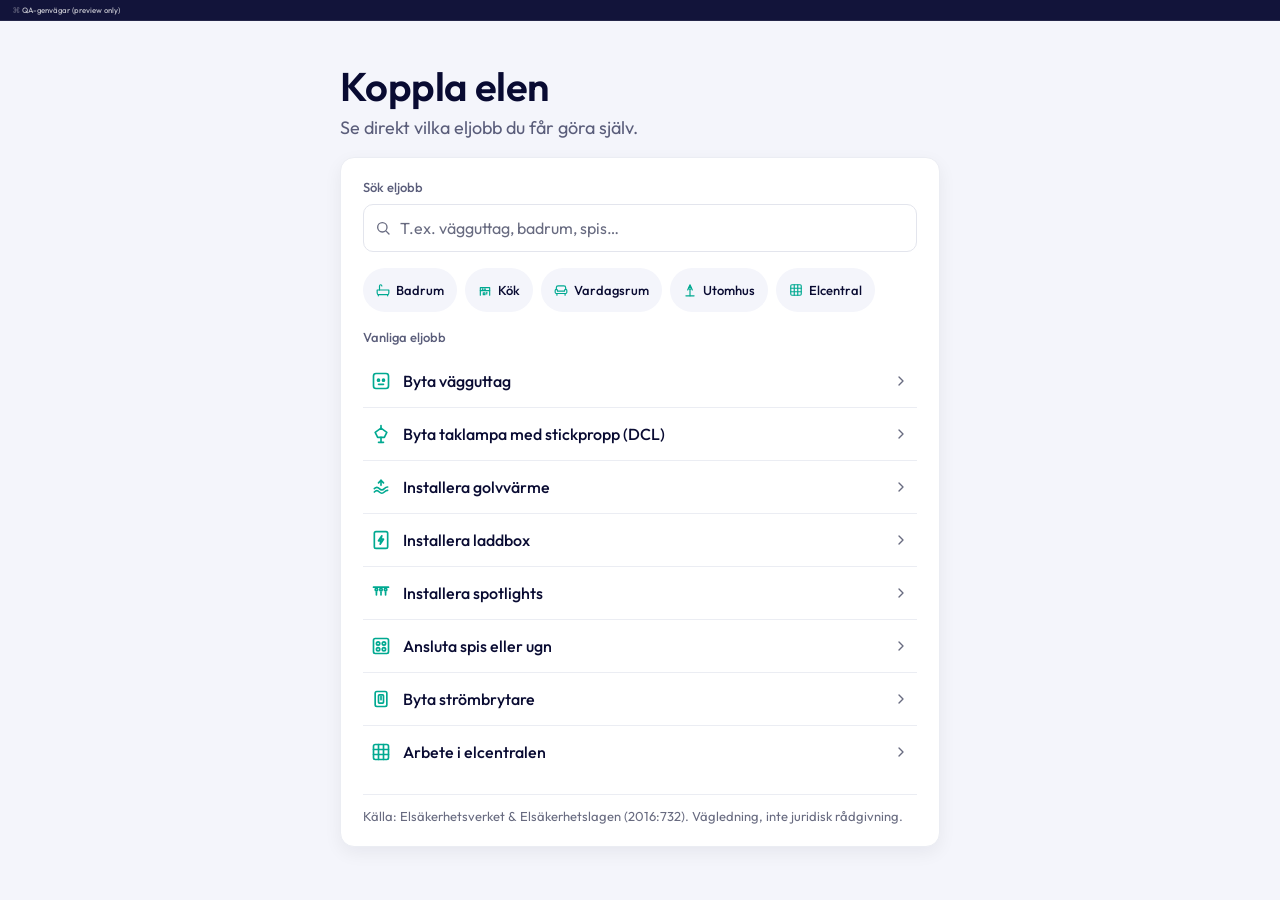
<file: preview/index.html>
<!doctype html>
<html lang="sv">
<head>
  <meta charset="utf-8" />
  <meta name="viewport" content="width=device-width,initial-scale=1" />
  <title>Koppla elen — din guide till vad du får och inte får göra | Ampy</title>
<link rel="preconnect" href="https://fonts.googleapis.com" />
<link rel="preconnect" href="https://fonts.gstatic.com" crossorigin />
<link href="https://fonts.googleapis.com/css2?family=Outfit:wght@100..900&family=Plus+Jakarta+Sans:ital,wght@0,200..800;1,200..800&family=JetBrains+Mono:ital,wght@0,100..800;1,100..800&display=swap" rel="stylesheet" />
  <meta name="description" content="Får du göra eljobbet själv eller kräver det en registrerad elektriker? Snabbt besked baserat på Elsäkerhetslagen." />

  <link rel="stylesheet" href="../assets/behorighetskollen.css?v=738" />

  <style>
    /* Page heading — H2 OVANFÖR verktyget (motsvarande Bricks-rubriken
       i WordPress). Två delar: kort namn + tagline för tydlig hierarki.
       Verktyget bär aldrig sin egen page-heading.                          */
    .ampy-bk__page-head {
      max-width: 60rem;
      margin: 3.2rem auto 1.6rem;
      padding: 0 1.6rem;
    }
    .ampy-bk__page-heading {
      font-family: 'Outfit', system-ui, -apple-system, sans-serif;
      font-size: clamp(2.8rem, 2rem + 2.5vw, 4rem);
      font-weight: 600;
      line-height: 1.15;
      letter-spacing: -0.015em;
      color: rgb(9, 11, 50);
      margin: 0 0 0.6rem;
    }
    .ampy-bk__page-lead {
      font-family: 'Outfit', system-ui, -apple-system, sans-serif;
      font-size: clamp(1.5rem, 1.2rem + 0.5vw, 1.8rem);
      font-weight: 400;
      line-height: 1.45;
      color: #5a5d7a;
      margin: 0;
      max-width: 52rem;
    }
    @media (max-width: 767px) {
      .ampy-bk__page-head { padding: 0 1.4rem; margin: 2rem auto 0.8rem; }
    }
    /* PAGE CHROME — endast för localhost-preview. Inte en del av plugin:en.
       I WordPress kommer mount-punkten från shortcoden, utan denna QA-bar. */
    html, body { margin: 0; padding: 0; min-height: 100%; background: #f4f5fb; }
    body { font-family: 'Outfit', system-ui, sans-serif; }

    /* QA-scaffolding — diskret, samlas i en summary/details så den inte
       konkurrerar med instrumentet. */
    .qa-bar {
      position: sticky; top: 0; z-index: 10;
      background: rgba(9, 11, 50, 0.96);
      color: #fff;
      padding: 0.5rem 1.25rem;
      font-size: 0.78rem;
      backdrop-filter: blur(6px);
      border-bottom: 1px solid rgba(255,255,255,0.08);
    }
    .qa-bar details { display: inline-block; }
    .qa-bar summary {
      cursor: pointer;
      list-style: none;
      color: rgba(255,255,255,0.7);
      font-weight: 500;
    }
    .qa-bar summary::-webkit-details-marker { display: none; }
    .qa-bar summary::before { content: '⌘ '; opacity: 0.5; }
    .qa-bar nav {
      display: flex; gap: 0.5rem; flex-wrap: wrap;
      margin-top: 0.5rem;
    }
    .qa-bar a {
      color: rgb(57, 194, 129);
      text-decoration: none;
      padding: 0.2rem 0.55rem;
      border: 1px solid rgba(255,255,255,0.14);
      border-radius: 999px;
      font-size: 0.7rem;
    }
    .qa-bar a:hover { background: rgba(255,255,255,0.06); }
    .qa-bar small { color: rgba(255,255,255,0.5); margin-left: 0.5rem; }

    main { padding-top: 1rem; }
  </style>
</head>
<body>
  <!-- QA-scaffolding för localhost-preview. Tas inte med i WordPress. -->
  <div class="qa-bar">
    <details>
      <summary>QA-genvägar (preview only)</summary>
      <nav aria-label="Genvägar för testning">
        <a href="./">Start</a>
        <a href="./?jobb=byta-gloldlampa">GRÖN fixed</a>
        <a href="./?jobb=byta-vagguttag">Fråga (conditional)</a>
        <a href="./?jobb=byta-vagguttag&amp;svar=0">GRÖN svar</a>
        <a href="./?jobb=byta-vagguttag&amp;svar=1">RÖD svar</a>
        <a href="./?jobb=golvvarme">RÖD fixed</a>
        <a href="./?jobb=badrum">RÖD våtrum</a>
        <a href="./?jobb=smarta-hem">3-svars conditional</a>
      </nav>
      <small>Bar:en skickas inte ut till live — endast preview/.</small>
    </details>
  </div>

  <main>
    <!-- Page heading (H2 + tagline). I Bricks: lägg ett Heading-element OVAN
         shortcoden med "Koppla elen" + ett Paragraph-element under med
         taglinen. Tool:en bär aldrig sin egen page-heading. -->
    <header class="ampy-bk__page-head">
      <h2 class="ampy-bk__page-heading">Koppla elen</h2>
      <p class="ampy-bk__page-lead">Se direkt vilka eljobb du får göra själv.</p>
    </header>

    <!-- DEN ENA mount-punkten. I WordPress kommer den från shortcoden.
         Här finns crawlbar fallback inuti — JS bootar och ersätter den. -->
    <div class="ampy-bk"
         data-data-url="../data/behorighetskollen-data.json?v=738">
      <div class="ampy-bk__noscript">
        <div class="ampy-bk__instrument">
          <p class="ampy-bk__tagline">Elkollen</p>
          <ul class="ampy-bk__noscript-grid" role="list">
            <li><a href="?jobb=byta-gloldlampa">Byta glödlampa eller ljuskälla</a></li>
            <li><a href="?jobb=byta-armatur-dcl">Byta taklampa med stickpropp (DCL)</a></li>
            <li><a href="?jobb=fast-armatur">Byta fast monterad armatur</a></li>
            <li><a href="?jobb=spotlights">Installera spotlights</a></li>
            <li><a href="?jobb=byta-strombrytare">Byta strömbrytare</a></li>
            <li><a href="?jobb=byta-vagguttag">Byta vägguttag</a></li>
            <li><a href="?jobb=elcentral">Arbete i elcentralen</a></li>
            <li><a href="?jobb=jordfelsbrytare">Installera jordfelsbrytare</a></li>
            <li><a href="?jobb=spis-ugn">Ansluta spis eller ugn</a></li>
            <li><a href="?jobb=vitvaror">Ansluta vitvaror</a></li>
            <li><a href="?jobb=utomhusbelysning">Utomhusbelysning</a></li>
            <li><a href="?jobb=inomhusbelysning">Inomhusbelysning</a></li>
            <li><a href="?jobb=smarta-hem">Smarta hem</a></li>
            <li><a href="?jobb=luftvarmepump">Luftvärmepump</a></li>
            <li><a href="?jobb=laddbox">Installera laddbox</a></li>
            <li><a href="?jobb=solcellsbatterier">Solceller och batteri</a></li>
            <li><a href="?jobb=golvvarme">Installera golvvärme</a></li>
            <li><a href="?jobb=lastbalansering">Lastbalansering</a></li>
            <li><a href="?jobb=elbesiktning">Elbesiktning</a></li>
            <li><a href="?jobb=felsokning">Felsökning av el</a></li>
            <li><a href="?jobb=elrenovering">Elrenovering</a></li>
            <li><a href="?jobb=koksrenovering">Köksrenovering</a></li>
            <li><a href="?jobb=badrum">El i badrum</a></li>
            <li><a href="?jobb=badrumsrenovering">Badrumsrenovering</a></li>
            <li><a href="?jobb=dra-ny-kabel">Dra ny kabel</a></li>
            <li><a href="?jobb=skarva-fast">Skarva eller förlänga fast installation</a></li>
          </ul>
          <p class="ampy-bk__source-line">Källa: Elsäkerhetsverket &amp; Elsäkerhetslagen (2016:732) · Vägledning, inte juridisk rådgivning.</p>
          <p class="ampy-bk__disclaimer">Vägledning baserad på Elsäkerhetsverkets regler (juni 2026) – inte juridisk rådgivning. Är du osäker, verifiera i Koppla säkert eller anlita ett registrerat elinstallationsföretag.</p>
        </div>
      </div>
    </div>
  </main>

  <script src="../assets/behorighetskollen.js?v=738"></script>
</body>
</html>
</file>
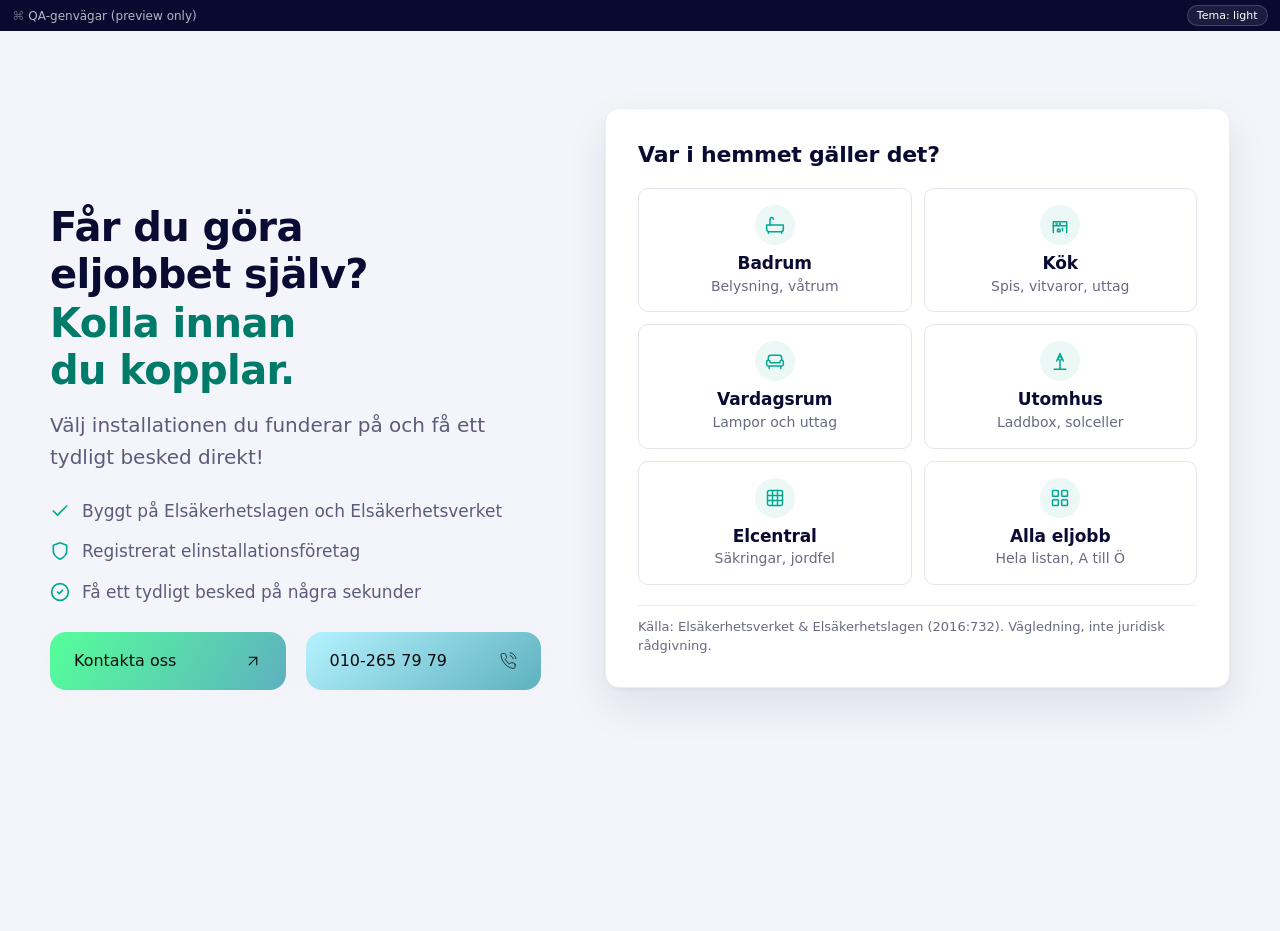
<file: preview/hero.html>
<!doctype html>
<html lang="sv">
<head>
  <meta charset="utf-8" />
  <meta name="viewport" content="width=device-width,initial-scale=1" />
  <title>Får du göra eljobbet själv? | Elkollen, Ampy</title>
  <meta name="description" content="Välj eljobbet du funderar på och få ett tydligt besked direkt, byggt på Elsäkerhetslagen." />

  <link rel="stylesheet" href="../assets/behorighetskollen.css?v=738" />

  <style>
    /* ====================================================================
       PAGE CHROME — this is what Bricks owns in production (the split grid +
       the marketing sections). The plugin only owns what is inside .ampy-bk.

       A/B HARNESS: the entire hero lives inside a single
       .elkollen-root[data-hero-theme="light|dark"]. Only rules scoped under
       that attribute change between arms. NOTHING inside .ampy-bk is themed —
       the white tool card is byte-identical in both arms (fair A/B).

       v7: hero copy (H1/sub/buttons/mobile foot) is hydrated from
       data/behorighetskollen-data.json meta.hero so an owner copy swap is a
       data-file edit only. The static strings below are the same defaults.
       ==================================================================== */
    html { font-size: 62.5%; }
    /* PREVIEW ONLY: the QA bar is a sticky ~4.4rem header, so tell the tool's
       scroll-anchor to land the card below it. In production Bricks sets
       --ampy-header-h to the real sticky-header height (0 if none). Never ships. */
    :root { --ampy-header-h: 44px; } /* any CSS length works (v7.3.7: the JS resolves it via a probe element, so rem/calc are safe too) */
    body {
      margin: 0;
      font-family: 'Outfit', system-ui, -apple-system, sans-serif;
      -webkit-font-smoothing: antialiased;
      line-height: 1.5;
      background: #06070f; /* neutral backstop; each theme paints its own stage */
      color: rgb(9, 11, 50);
    }
    .wrap { max-width: 118rem; margin: 0 auto; padding: 0 2.4rem; }

    /* QA bar — preview only, never ships */
    .qa-bar { position: sticky; top: 0; z-index: 40; background: rgba(9,11,50,.96); color:#fff; padding:.5rem 1.25rem; font-size:1.2rem; backdrop-filter: blur(6px); display:flex; gap:1.25rem; align-items:center; flex-wrap:wrap; }
    .qa-bar details { display:inline-block; }
    .qa-bar summary { cursor:pointer; list-style:none; color:rgba(255,255,255,.7); font-weight:500; }
    .qa-bar summary::before { content:'⌘ '; opacity:.5; }
    .qa-bar nav { display:flex; gap:.5rem; flex-wrap:wrap; margin-top:.5rem; }
    .qa-bar a { color: rgb(57,194,129); text-decoration:none; padding:.2rem .6rem; border:1px solid rgba(255,255,255,.14); border-radius:999px; font-size:1.1rem; }
    .qa-theme { margin-left:auto; }
    .qa-theme button { cursor:pointer; background:rgba(255,255,255,.08); color:#fff; border:1px solid rgba(255,255,255,.18); border-radius:999px; padding:.3rem .9rem; font-size:1.1rem; font-family:inherit; }
    .qa-theme button:hover { background:rgba(255,255,255,.16); }

    /* ====================================================================
       ELKOLLEN ROOT — the single fork point
       ==================================================================== */
    .elkollen-root { display: block; min-height: 100vh; }

    /* Chrome tokens per theme (H1/sub/trust read these) */
    .elkollen-root[data-hero-theme="light"] {
      --pg-bg: #f4f5fb;
      --pg-ink: rgb(9, 11, 50);
      --pg-ink-2: #5a5d7a;
      --pg-teal: rgb(0, 169, 145);
      --pg-teal-strong: rgb(0, 122, 105);
      background: var(--pg-bg);
      color: var(--pg-ink);
    }
    .elkollen-root[data-hero-theme="dark"] {
      --stage-ink-0: #06070f;
      --aurora-rgb: 0, 169, 145;
      --pg-bg: #06070f;
      --pg-ink: #f5f7ff;
      --pg-ink-2: rgba(233, 237, 250, .70);
      --pg-teal: rgb(0, 169, 145);
      --pg-teal-strong: rgb(0, 122, 105);
      background: var(--stage-ink-0);
      color: var(--pg-ink);
    }

    /* ---------- HERO base (shared structure; colours come from tokens) ---------- */
    .hero { position: relative; padding: clamp(4.8rem, 6vw, 8rem) 0; }
    .hero__grid {
      display: grid;
      grid-template-columns: minmax(38rem, 44fr) minmax(46rem, 56fr);
      /* v7 root-cause fix (H1c): auto 1fr — the row-spanning tool can no longer
         inflate the head row, so the foot sits right under the paragraph. */
      grid-template-rows: auto 1fr;
      grid-template-areas:
        "head tool"
        "foot tool";
      column-gap: 6.4rem;
      row-gap: 0;
      align-items: start;
    }
    .hero__head { grid-area: head; overflow-wrap: break-word; }
    .hero__tool { grid-area: tool; }
    .hero__foot { grid-area: foot; align-self: start; }
    @media (min-width: 768px) {
      /* v7.3 (owner): the left column is PINNED, not re-centered. The top spacer
         is a FIXED 9.6rem (matching its home-view centered position on the 56rem
         card), so even when the right card grows taller between slides the left
         column stays exactly where it started. The bottom 1fr just absorbs slack. */
      .hero__grid {
        grid-template-columns: minmax(38rem, 44fr) minmax(46rem, 56fr);
        grid-template-rows: 9.6rem auto auto 1fr;
        grid-template-areas:
          ".    tool"
          "head tool"
          "foot tool"
          ".    tool";
        column-gap: 6.4rem;
        row-gap: 0;
        align-items: start;
      }
      .hero__head { position: static; }
      .hero__foot { margin-top: 2.6rem; } /* v7.3 (D2): 2px tighter paragraph->bullets */
    }

    /* v7 (H1a): Outfit 600, one size step down, opened leading, wider measure */
    .hero__h1 {
      font-family: 'Outfit', system-ui, -apple-system, 'Segoe UI', Roboto, sans-serif;
      /* v7.0.1 (owner H1a): capped so the 50-char H1 breaks on TWO lines in the
         desktop column (~25ch/line), not three. Mobile keeps the 3.4rem floor.
         v7.3.6 (owner): desktop cap 3.7->4.0rem (+3px) for better balance against
         the taller CTAs; mobile floor and the tablet override are untouched. */
      font-size: clamp(3.4rem, 3.2vw, 4rem);
      font-weight: 600;
      line-height: 1.18; /* v7.1 (D4): airier */
      letter-spacing: -.015em;
      color: var(--pg-ink);
      margin: 0 0 1.4rem; /* v7.3 (D2): 2px tighter H1->paragraph */
      text-wrap: balance;
    }
    /* v7.2 (QC): tablet step-down — the left column narrows to ~272-330px in the
       768-1023 split, where the desktop H1 size wraps to 4+ lines. */
    @media (min-width: 768px) and (max-width: 1023px) {
      .hero__h1 { font-size: clamp(2.8rem, 3.4vw, 3.4rem); }
    }
    /* v7.3.2 (QC): the teal sentence ALWAYS gets its own line (block), so the two
       H1 colours never share a line at ANY width. Was mobile-only, which let the
       768-1023 tablet range mix "eljobbet själv? Kolla" on one line. */
    .hero__h1-key { color: var(--pg-teal-strong); display: block; margin-top: 0.2rem; }
    .hero__sub {
      font-size: 1.8rem;
      line-height: 1.6; /* v7.1 (D4) */
      color: var(--pg-ink-2);
      max-width: 46ch;
      margin: 0;
    }
    .hero__trust { list-style:none; padding:0; margin:0 0 2.8rem; display:flex; flex-direction:column; gap:1.6rem; } /* v7.1 (D4): larger gap between bullets */
    .hero__trust li { display:flex; align-items:flex-start; gap:1.2rem; font-size:1.5rem; line-height:1.45; font-weight:500; color: var(--pg-ink-2); }
    .hero__trust svg { width:1.8rem; height:1.8rem; min-width:1.8rem; margin-top:.2rem; color: var(--pg-teal); flex-shrink:0; }
    /* v7.3.6 (owner): DESKTOP-ONLY +2px on the paragraph and the three trust
       bullets (icons follow) for better balance against the taller CTAs.
       >=1024px so mobile ("perfect") and the narrow 768-1023 tablet column keep
       their tuned sizes. */
    @media (min-width: 1024px) {
      .hero__sub { font-size: 2rem; }
      .hero__trust li { font-size: 1.7rem; }
      .hero__trust svg { width: 2rem; height: 2rem; min-width: 2rem; }
    }

    /* v7.2 (§4): TRUE ampy.se 1:1 button recipe (recovered from the v5/v6
       hero's .ampy-btn): gradient fill, NO border, soft white glow shadow,
       Outfit 400, fluid type + padding, icon pushed to the edge via
       justify-content:space-between + 2rem gap. SAME buttons in both A/B arms;
       only the dark stage swaps the glow for a plain elevation shadow. */
    .hero__actions { display:flex; flex-wrap:wrap; gap:2rem; align-items:center; }
    /* v7.3.5: Picasso recipe (radius 16px, Outfit 400, ink #0d0d0d, gradients, light
       glow, translateY(-1px)+saturate hover) with OWNER finesse: taller body (the old
       ~9px vertical read too thin) and space-between so the label sits left and the
       icon sits at the right edge. On desktop the two buttons are flex:1 -> equal
       width, filling the row. Icon is on the RIGHT for both (arrow / phone). */
    .hero__btn {
      box-sizing:border-box;
      display:inline-flex; align-items:center; justify-content:space-between;
      flex:1 1 0;                 /* desktop: two equal-width buttons fill the row */
      gap:1.6rem;                 /* minimum; space-between opens the rest */
      padding:2rem 2.4rem;        /* taller, premium body (~56px tall) */
      border:0; border-radius:16px;
      box-shadow: 0 0 16px rgba(241,241,241,0.25);
      font-family:'Outfit', system-ui, sans-serif;
      font-size: clamp(1.4rem, calc(0.21vw + 1.33rem), 1.6rem);
      font-weight:400; line-height:1; color:#0d0d0d;
      text-decoration:none; white-space:nowrap; cursor:pointer;
      transition: transform 150ms ease, box-shadow 150ms ease, filter 150ms ease;
    }
    .hero__btn svg { width: clamp(1.6rem, calc(0.21vw + 1.53rem), 1.8rem); height: clamp(1.6rem, calc(0.21vw + 1.53rem), 1.8rem); flex:0 0 auto; color:#0d0d0d; }
    .hero__btn:hover { transform: translateY(-1px); box-shadow: 0 6px 20px rgba(94,177,191,0.28); filter: saturate(1.05); }
    .hero__btn:focus-visible { outline:3px solid #00a991; outline-offset:3px; }
    /* PRIMARY "Kontakta oss" — green->teal-blue 120deg, arrow-up-right */
    .hero__btn--primary { background-image: linear-gradient(120deg, #55ff9a 0%, #5eb1bf 100%); }
    /* SECONDARY phone — light-blue->teal-blue 141deg (Picasso), phone icon stroke #212121 */
    .hero__btn--secondary { background-image: linear-gradient(141deg, #b6f2ff 0%, #5eb1bf 100%); box-shadow: 0 0 16px rgba(241,241,241,0.23); }
    .hero__btn--secondary svg { stroke:#212121; color:#212121; }

    /* Mobile-only foot pieces (hidden on desktop) */
    .hero__foot-ask { display:none; }

    /* ---------- RESPONSIVE: stack the split ---------- */
    @media (max-width: 1023px) {
      .hero__grid { grid-template-columns: minmax(0,40fr) minmax(0,60fr); column-gap: 4rem; }
    }
    @media (max-width: 767px) {
      /* Locked mobile order: H1+sub -> TOOL -> foot. minmax(0,1fr) (not 1fr)
         so long Swedish words can't force horizontal overflow. */
      .hero__grid {
        grid-template-columns: minmax(0, 1fr);
        grid-template-rows: none;
        grid-template-areas:
          "head"
          "tool"
          "foot";
        row-gap: 2rem;
        column-gap: 0;
      }
      .hero__head { position: static; }
      .hero__foot { margin-top: 0.4rem; }
      .hero { padding: 2.4rem 0 4rem; }
      .wrap { padding: 0 1.6rem; }
      /* v7.2 (§6): two lines total. "Får du göra eljobbet själv?" must hold ONE
         line at 375px (343px content width): measured with real Outfit 600 at
         -.012em, 3.0rem = 346.8px (wraps) but 2.8rem = 323.7px (fits); the 7.4vw
         slope keeps the fit down to 320px (2.4rem floor = 277.5px vs 288px). */
      .hero__h1 { font-size: clamp(2.4rem, 7.4vw, 2.8rem); line-height: 1.15; letter-spacing: -.012em; margin: 0 0 1.2rem; }
      /* v7.1 (M1): teal-sentence-own-line is now global (see base rule); nothing extra here. */
      .hero__sub { font-size: 1.6rem; line-height: 1.5; max-width: none; }
      /* v7 (H1d): the 3 trust bullets hide on mobile — every claim in them
         already lives inside the tool. The compact foot: ask line + stacked
         full-width buttons + one trust line. */
      .hero__trust { display: none; }
      .hero__foot-ask {
        display: block;
        font-size: 1.5rem; font-weight: 600; line-height: 1.4;
        color: var(--pg-ink); text-align: center; margin: 0 0 1.2rem;
      }
      /* v7.3.5: full-width stacked, tall, label-left/icon-right (space-between from
         the base). column-REVERSE puts the phone number FIRST and "Kontakta oss"
         second under "Hellre prata med en elektriker direkt?" (owner order), while
         desktop keeps Kontakta-left / phone-right with no DOM reorder. */
      .hero__actions { flex-direction: column-reverse; align-items: stretch; gap: 1.2rem; }
      .hero__btn { width: 100%; max-width: 100%; flex: 0 0 auto; padding: 2.2rem 2.4rem; }
    }

    /* ====================================================================
       LIGHT THEME — "Verdict-as-Hero" editorial. Gallery-white; the white
       card floats and the verdict reveal is the payoff.
       ==================================================================== */
    .elkollen-root[data-hero-theme="light"] .hero { background: transparent; }
    /* v7.2 (§4): no light-theme button seating — the base 1:1 ampy.se recipe
       (gradient + soft white glow, no border) applies untouched. */
    /* Card float (chrome-only: the block wrapper shadow; interior untouched) */
    .elkollen-root[data-hero-theme="light"] .ampy-bk--hero .ampy-bk__block {
      box-shadow: 0 2px 4px rgba(11,13,42,.04), 0 18px 40px rgba(11,13,42,.09);
    }

    /* ====================================================================
       DARK THEME — "Aurora Stage" premium near-black midnight.
       Dominant field = near-black #06070f; Ampy midnight only as a top glow
       that decays to black; one restrained teal aurora; grain + vignette.
       ==================================================================== */
    .elkollen-root[data-hero-theme="dark"] .hero {
      isolation: isolate;
      overflow: clip;
      background: radial-gradient(120% 90% at 50% -20%, #0c0f36 0%, #090b26 34%, #070813 60%, var(--stage-ink-0) 100%);
    }
    /* Aurora (behind the right column) */
    .elkollen-root[data-hero-theme="dark"] .hero::before {
      content: "";
      position: absolute;
      inset: -10% -5%;
      z-index: -2;
      pointer-events: none;
      background:
        radial-gradient(34% 42% at 72% 40%, rgba(var(--aurora-rgb),.20) 0%, rgba(var(--aurora-rgb),.09) 42%, rgba(var(--aurora-rgb),0) 72%),
        radial-gradient(26% 36% at 60% 84%, rgba(var(--aurora-rgb),.10) 0%, rgba(var(--aurora-rgb),0) 70%);
      filter: blur(18px);
      animation: elk-aurora 24s ease-in-out infinite alternate;
      will-change: transform, opacity;
    }
    @keyframes elk-aurora {
      0%   { transform: translate3d(-1.5%,-1%,0) scale(1.02); opacity: .85; }
      100% { transform: translate3d(2.5%,1.5%,0) scale(1.09); opacity: 1; }
    }
    @media (prefers-reduced-motion: reduce) {
      .elkollen-root[data-hero-theme="dark"] .hero::before { animation: none; }
    }
    /* Depth: vignette + grain to kill banding */
    .elkollen-root[data-hero-theme="dark"] .hero::after {
      content: "";
      position: absolute;
      inset: 0;
      z-index: -1;
      pointer-events: none;
      background:
        radial-gradient(140% 120% at 50% -5%, transparent 52%, rgba(0,0,0,.55) 100%),
        url("data:image/svg+xml,%3Csvg xmlns='http://www.w3.org/2000/svg' width='140' height='140'%3E%3Cfilter id='n'%3E%3CfeTurbulence type='fractalNoise' baseFrequency='0.9' numOctaves='2'/%3E%3C/filter%3E%3Crect width='100%25' height='100%25' filter='url(%23n)' opacity='0.035'/%3E%3C/svg%3E");
    }
    /* Lit card — the teal-tinted lift = the "lit vitrine" (wrapper only) */
    .elkollen-root[data-hero-theme="dark"] .ampy-bk--hero .ampy-bk__block {
      border-color: rgba(255,255,255,.08);
      box-shadow:
        0 2px 6px rgba(0,0,0,.35),
        0 28px 64px -16px rgba(2,3,12,.72),
        0 0 0 1px rgba(255,255,255,.05),
        0 0 90px -24px rgba(var(--aurora-rgb),.38);
    }
    /* Keep the H1 keyword legible on near-black (brighter teal) */
    .elkollen-root[data-hero-theme="dark"] .hero__h1-key { color: var(--pg-teal); }
    /* v7.2 (§4): dark-theme seating — the SAME 1:1 buttons (no border, no
       coloured glow ring); only a soft elevation shadow lifts them off the
       near-black stage. Dark ink is kept (set on the base rule). */
    .elkollen-root[data-hero-theme="dark"] .hero__btn {
      box-shadow: 0 8px 24px rgba(0,0,0,.45);
    }
    /* Teal-tint disc behind each trust check (dark polish) */
    .elkollen-root[data-hero-theme="dark"] .hero__trust svg {
      box-sizing: content-box;
      padding: 4px;
      border-radius: 999px;
      background: rgba(var(--aurora-rgb),.12);
    }
    /* Mobile dark (~80% traffic): freeze motion + drop blur; static centre glow */
    @media (max-width: 767px) {
      .elkollen-root[data-hero-theme="dark"] .hero {
        background: radial-gradient(140% 70% at 50% -8%, #0c0f36 0%, #090b24 30%, var(--stage-ink-0) 70%);
      }
      .elkollen-root[data-hero-theme="dark"] .hero::before {
        filter: none;
        animation: none;
        inset: 0;
        background: radial-gradient(60% 30% at 50% 46%, rgba(var(--aurora-rgb),.16) 0%, rgba(var(--aurora-rgb),.06) 45%, rgba(var(--aurora-rgb),0) 75%);
      }
    }
  </style>
</head>
<body>
  <div class="qa-bar">
    <details>
      <summary>QA-genvägar (preview only)</summary>
      <nav aria-label="Genvägar">
        <a href="./hero.html">Hero / start</a>
        <a href="./hero.html?jobb=byta-vagguttag">Fråga (scenario)</a>
        <a href="./hero.html?jobb=laddbox">Besked direkt (fast röd)</a>
        <a href="./hero.html?jobb=byta-vagguttag&amp;svar=0">Besked grön</a>
        <a href="./hero.html?jobb=golvvarme&amp;svar=1">Besked röd</a>
        <a href="./index.html">← gamla layouten</a>
      </nav>
    </details>
    <span class="qa-theme"><button type="button" id="qa-theme-toggle">Tema: light</button></span>
  </div>

  <!-- ============ HERO (split) — themed via data-hero-theme ============ -->
  <div class="elkollen-root" data-hero-theme="light">
    <header class="hero">
      <div class="wrap hero__grid">

        <!-- HEAD: H1 + sub (Bricks-owned in production; strings = meta.hero) -->
        <div class="hero__head">
          <h1 class="hero__h1" id="hero-h1">Får du göra eljobbet själv? <span class="hero__h1-key">Kolla innan du kopplar.</span></h1>
          <p class="hero__sub" id="hero-sub">Välj installationen du funderar på och få ett tydligt besked direkt!</p>
        </div>

        <!-- TOOL: the plugin-owned tool (hero layout). THEME-AGNOSTIC. -->
        <div class="hero__tool">
          <div class="ampy-bk ampy-bk--hero" data-layout="hero" data-data-url="../data/behorighetskollen-data.json">
            <!-- No-JS / crawlable fallback. Mirrors production (includes/render.php). -->
            <div class="ampy-bk__noscript">
              <div class="ampy-bk__instrument">
                <p class="ampy-bk__tagline">Se direkt vilka eljobb du får göra själv.</p>
                <ul class="ampy-bk__noscript-grid" role="list">
                  <li><a href="?jobb=byta-vagguttag">Byta vägguttag</a></li>
                  <li><a href="?jobb=byta-strombrytare">Byta strömbrytare</a></li>
                  <li><a href="?jobb=byta-gloldlampa">Byta glödlampa eller ljuskälla</a></li>
                  <li><a href="?jobb=golvvarme">Installera golvvärme</a></li>
                  <li><a href="?jobb=laddbox">Installera laddbox</a></li>
                  <li><a href="?jobb=spotlights">Installera spotlights</a></li>
                  <li><a href="?jobb=spis-ugn">Ansluta spis eller ugn</a></li>
                  <li><a href="?jobb=elcentral">Arbete i elcentralen</a></li>
                </ul>
                <p class="ampy-bk__source-line">Källa: Elsäkerhetsverket &amp; Elsäkerhetslagen (2016:732). Vägledning, inte juridisk rådgivning.</p>
              </div>
            </div>
          </div>
        </div>

        <!-- FOOT (Bricks-owned in production): desktop = 3 trust bullets + the
             two buttons; mobile = ask line + stacked buttons + one trust line -->
        <div class="hero__foot">
          <ul class="hero__trust">
            <li><svg viewBox="0 0 24 24" fill="none" stroke="currentColor" stroke-width="2" stroke-linecap="round" stroke-linejoin="round"><path d="M20 6 9 17l-5-5"/></svg> Byggt på Elsäkerhetslagen och Elsäkerhetsverket</li>
            <li><svg viewBox="0 0 24 24" fill="none" stroke="currentColor" stroke-width="2" stroke-linecap="round" stroke-linejoin="round"><path d="M12 22s8-4 8-10V5l-8-3-8 3v7c0 6 8 10 8 10Z"/></svg> Registrerat elinstallationsföretag</li>
            <li><svg viewBox="0 0 24 24" fill="none" stroke="currentColor" stroke-width="2" stroke-linecap="round" stroke-linejoin="round"><circle cx="12" cy="12" r="10"/><path d="m9 12 2 2 4-4"/></svg> <span id="hero-trust-3">Få ett tydligt besked på några sekunder</span></li>
          </ul>
          <p class="hero__foot-ask" id="hero-foot-ask">Hellre prata med en elektriker direkt?</p>
          <div class="hero__actions">
            <a class="hero__btn hero__btn--primary" id="hero-btn-primary" href="https://ampy.se/offert/"><span id="hero-btn-primary-label">Kontakta oss</span><svg viewBox="0 0 16 16" fill="none" aria-hidden="true"><path d="M4.66406 11.3333L11.3307 4.66663M11.3307 4.66663H4.66406M11.3307 4.66663V11.3333" stroke="currentColor" stroke-linecap="round" stroke-linejoin="round"/></svg></a>
            <a class="hero__btn hero__btn--secondary" id="hero-btn-secondary" href="tel:+46102657979"><span id="hero-btn-secondary-label">010-265 79 79</span><svg viewBox="0 0 19 20" fill="none" aria-hidden="true"><path d="M11.9146 4.16668C12.6878 4.32548 13.3984 4.72356 13.9555 5.30996C14.5126 5.89635 14.8908 6.6444 15.0416 7.45834M11.9146 0.833344C13.5211 1.02121 15.0191 1.77849 16.1628 2.98085C17.3065 4.18321 18.0278 5.75918 18.2083 7.45001M17.4166 14.1V16.6C17.4175 16.8321 17.3724 17.0618 17.284 17.2745C17.1957 17.4871 17.0662 17.678 16.9037 17.8349C16.7412 17.9918 16.5494 18.1112 16.3406 18.1856C16.1317 18.26 15.9104 18.2876 15.6908 18.2667C13.2547 17.988 10.9147 17.1118 8.85872 15.7083C6.94591 14.4289 5.32419 12.7218 4.10872 10.7083C2.77078 8.53435 1.93816 6.05917 1.6783 3.48334C1.65852 3.2529 1.68454 3.02064 1.7547 2.80136C1.82486 2.58208 1.93763 2.38058 2.08582 2.20969C2.23402 2.0388 2.4144 1.90227 2.61547 1.80878C2.81654 1.71529 3.0339 1.66689 3.25372 1.66668H5.62872C6.01292 1.6627 6.38539 1.80591 6.6767 2.06962C6.968 2.33333 7.15828 2.69955 7.21205 3.10001C7.31229 3.90007 7.4982 4.68562 7.76622 5.44168C7.87273 5.73995 7.89578 6.06411 7.83264 6.37574C7.7695 6.68738 7.62282 6.97344 7.40997 7.20001L6.40455 8.25834C7.53153 10.3446 9.17258 12.072 11.1546 13.2583L12.16 12.2C12.3752 11.976 12.647 11.8216 12.943 11.7551C13.2391 11.6886 13.547 11.7129 13.8304 11.825C14.5486 12.1071 15.2949 12.3028 16.055 12.4083C16.4395 12.4655 16.7907 12.6693 17.0418 12.9813C17.2929 13.2932 17.4263 13.6913 17.4166 14.1Z" stroke="currentColor" stroke-linecap="round" stroke-linejoin="round"/></svg></a>
          </div>
        </div>

      </div>
    </header>
  </div>

  <script src="../assets/behorighetskollen.js?v=738"></script>
  <!-- Prototype-only theme toggle (never ships). Flips the A/B fork point. -->
  <script>
    (function () {
      var root = document.querySelector('.elkollen-root');
      var btn = document.getElementById('qa-theme-toggle');
      if (!root || !btn) return;
      btn.addEventListener('click', function () {
        var next = root.getAttribute('data-hero-theme') === 'light' ? 'dark' : 'light';
        root.setAttribute('data-hero-theme', next);
        btn.textContent = 'Tema: ' + next;
      });
    })();
  </script>
  <!-- Hero-copy hydration (preview only). Production: Chris copies meta.hero
       strings into the Bricks elements; the data file stays the source of
       truth so an owner copy swap never touches code. -->
  <script>
    (function () {
      fetch('../data/behorighetskollen-data.json?v=738', { credentials: 'same-origin' })
        .then(function (r) { return r.ok ? r.json() : null; })
        .then(function (data) {
          var hero = data && data.meta && data.meta.hero;
          if (!hero) return;
          var h1 = document.getElementById('hero-h1');
          if (h1 && hero.h1) {
            h1.textContent = '';
            var key = hero.h1_key || '';
            var idx = key ? hero.h1.indexOf(key) : -1;
            if (idx > -1) {
              h1.appendChild(document.createTextNode(hero.h1.slice(0, idx)));
              var span = document.createElement('span');
              span.className = 'hero__h1-key';
              span.textContent = key;
              h1.appendChild(span);
              h1.appendChild(document.createTextNode(hero.h1.slice(idx + key.length)));
            } else {
              h1.textContent = hero.h1;
            }
          }
          var set = function (id, text) {
            var node = document.getElementById(id);
            if (node && text) node.textContent = text;
          };
          set('hero-sub', hero.sub);
          set('hero-trust-3', hero.trust_3);
          set('hero-btn-primary-label', hero.button_primary);
          set('hero-btn-secondary-label', hero.button_secondary);
          set('hero-foot-ask', hero.mobile_ask);
          var setHref = function (id, url) {
            var node = document.getElementById(id);
            if (node && url) node.setAttribute('href', url);
          };
          setHref('hero-btn-primary', hero.button_primary_url);
          setHref('hero-btn-secondary', hero.button_secondary_url);
        })
        .catch(function () { /* static defaults already match */ });
    })();
  </script>
</body>
</html>
</file>
<file: assets/behorighetskollen.css>
/* ============================================================================
   Elkollen v7 — the 4-slide funnel.
   Slide 1: heading + six identical room tiles. Slide 2: one neutral job list
   (no verdict grouping). Slide 3: the choice step (conditional jobs only;
   v7.2: the 10 direct-verdict jobs go straight from the list to the verdict).
   Slide 4: refined verdict (board + tabs + one CTA hierarchy for every
   verdict, the CTA stack pinned to the card floor).

   Typography is OUTFIT-ONLY (weight-led: 400 body, 500 interactive, 600
   headings, 700 reserved for the verdict headline). Plus Jakarta Sans is
   removed. NOTE for the dev: per the FluentSnippets delivery contract the
   Google Fonts @import below should be replaced with a self-hosted Outfit
   variable woff2 (latin subset incl. å ä ö) at WordPress implementation time.

   Rem base: html font-size 62.5% (= 10 px) — all rem values read on that base.
   Tokens: never raw values in components; only semantic CSS variables.
   ============================================================================ */
/* v7.3.8: NO @import here - fonts are deliberately the HOST PAGE's job.
   History: an @import for Outfit static weights sat below (after a style rule =
   invalid CSS, silently discarded by every browser), so this stylesheet has in
   practice never loaded a font. In v7.3.7 the import was "fixed" (moved first)
   and the activated static weights CHANGED the approved rendering across the
   whole tool - the owner rejected it and the import is now removed for good.
   The pixel-approved reference look is the host page's font stack. At WordPress
   time the theme/Bricks (or the FluentSnippets self-hosted woff2 per the
   delivery contract) provides Outfit - verify the result against the approved
   previews with the owner before launch. */

html { font-size: 62.5%; }

.ampy-bk {
  /* ---------- Color tokens ---------------------------------------------- */
  --bg-primary: #ffffff;
  --bg-secondary: #f4f5fb;
  --bg-surface: rgb(9, 11, 50);

  --text-primary: rgb(9, 11, 50);
  --text-secondary: #5a5d7a;
  /* Darkened to clear WCAG AA (4.5:1) for the informational text that uses it
     (source line, form footnote, placeholder, crumb separator). Was #8a8da5 (3.26:1). */
  --text-tertiary: rgb(104, 107, 128);
  --text-inverse: #ffffff;
  --text-info: rgb(10, 122, 191);
  --text-success: rgb(15, 110, 86);

  /* Brand teal. --action-primary is the accent for borders/rings/icons (3:1 graphics
     rule). For TEXT links use --action-primary-text and for the solid primary-CTA fill
     use --action-primary-strong, both darkened to pass AA (4.5:1) for their labels. */
  --action-primary: rgb(0, 169, 145);
  --action-primary-text: rgb(0, 110, 94);
  --action-primary-strong: rgb(0, 122, 105);
  --focus-ring: 0 0 0 3px rgba(0, 169, 145, 0.25);

  /* Leafier green, deliberately warmer than the teal --action-primary so the
     "green = you may do it yourself" verdict never reads as the teal "hire us"
     action color (the two must stay visually distinct). */
  --state-success: rgb(54, 178, 92);
  --state-warning: rgb(245, 175, 25);
  --state-error: rgb(214, 64, 64);

  --border-default: #e3e5ed;
  --border-tertiary: #ebedf3;
  --border-focus: rgb(0, 169, 145);

  /* ---------- Verdict ramps (per-verdict bindings) --------------------- */
  --verdict-accent: var(--state-success);
  --verdict-badge-bg: rgb(116, 200, 138);
  --verdict-badge-fg: rgb(4, 52, 44);

  /* ---------- Spacing scale (10 px rem-bas) ---------------------------- */
  --space-1: 0.4rem;  /*  4 px */
  --space-2: 0.6rem;  /*  6 px */
  --space-3: 0.8rem;  /*  8 px */
  --space-4: 1.0rem;  /* 10 px */
  --space-5: 1.2rem;  /* 12 px */
  --space-6: 1.4rem;  /* 14 px */
  --space-7: 1.6rem;  /* 16 px */
  --space-8: 1.8rem;  /* 18 px */
  --space-9: 2.0rem;  /* 20 px */
  --space-10: 2.2rem; /* 22 px */
  --space-11: 2.4rem; /* 24 px */
  --space-12: 2.8rem; /* 28 px */
  --space-13: 3.2rem; /* 32 px */

  /* ---------- Radius / shadow ------------------------------------------ */
  --radius-sm: 0.6rem;
  --radius-md: 1.0rem;
  --radius-lg: 1.4rem;
  --radius-full: 999px;

  --shadow-sm: 0 1px 2px rgba(11, 13, 42, 0.04);
  --shadow-md: 0 6px 18px rgba(11, 13, 42, 0.06);
  --shadow-lg: 0 14px 32px rgba(11, 13, 42, 0.1);

  /* ---------- Type sizes (rem on a 10 px base) --------------------------
     v7: ONE truthful token set for BOTH layouts (the old .ampy-bk--hero
     block that redefined --fs-12 to 1.3rem etc. is deleted; token names
     that lie are a defect class). Mobile differences are explicit
     per-element overrides inside media queries, never token remaps. */
  --fs-11: 1.1rem;  /* source line mobile only */
  --fs-12: 1.2rem;  /* kicker, share-status */
  --fs-13: 1.3rem;  /* source line desktop, fine print, clarifier mobile */
  --fs-14: 1.4rem;  /* meta layer: crumb, labels, clarifiers, caveat, law box, info */
  --fs-15: 1.5rem;  /* secondary body: tips, rows mobile, tabs, lead intro */
  --fs-16: 1.6rem;  /* primary body + ALL buttons + ALL inputs (iOS 16px floor) */
  --fs-17: 1.7rem;  /* summary desktop, tile labels desktop */
  --fs-18: 1.8rem;  /* verdict board mobile (v7.2) */
  --fs-20: 2.0rem;  /* card/question/lead headings mobile, success h2 */
  --fs-22: 2.2rem;  /* card/question/lead headings desktop */
  --fs-24: 2.4rem;  /* verdict headline mobile */
  --fs-30: 3.0rem;  /* verdict headline desktop */

  /* ---------- Block frame ---------------------------------------------- */
  --block-max-width: 60rem; /* v5.1 A6: 600 px @ 10 px base, calm line length */
  --block-padding-y: var(--space-9);
  --block-padding-x: var(--space-10);

  /* Base */
  font-family: 'Outfit', system-ui, -apple-system, Segoe UI, Roboto, sans-serif;
  color: var(--text-primary);
  line-height: 1.5;
  -webkit-font-smoothing: antialiased;
  text-rendering: optimizeLegibility;
  /* The tool provides its own :active / :focus-visible feedback, so suppress the
     default grey/blue tap flash on iOS Safari / Android Chrome. */
  -webkit-tap-highlight-color: transparent;
}

.ampy-bk *,
.ampy-bk *::before,
.ampy-bk *::after {
  box-sizing: border-box;
}

/* ============================================================================
   BLOCK — white surface, hairline border, fixed on desktop, natural flow on mobile
   ============================================================================ */
.ampy-bk__block {
  max-width: var(--block-max-width);
  margin: var(--space-7) auto;
  padding: var(--block-padding-y) var(--block-padding-x);
  background: var(--bg-primary);
  border: 1px solid var(--border-tertiary);
  border-radius: var(--radius-lg);
  box-shadow: var(--shadow-md);
  display: flex;
  flex-direction: column;
  gap: 0; /* hanteras per-element via margin-bottom enligt mockup */
  scroll-margin-top: var(--space-11); /* 2.4rem — clean landing for scroll-sync */
}

@media (max-width: 767px) {
  /* v5.1 A2: gutter around the block on mobile — the block must not sit
     edge-to-edge. Outer margin = spacing-lg (1.5rem ≈ 15 px). */
  .ampy-bk__block {
    padding: var(--space-9) var(--space-9);
    margin: var(--space-7) var(--space-7);
  }
}

.ampy-bk__block { animation: ampy-bk-block 240ms ease both; }
@keyframes ampy-bk-block {
  from { opacity: 0; transform: translateY(2px); }
  to   { opacity: 1; transform: translateY(0); }
}
/* Staggered fade for drawer results (was referenced but undefined). */
@keyframes ampy-bk-fade {
  from { opacity: 0; transform: translateY(4px); }
  to   { opacity: 1; transform: translateY(0); }
}
@media (prefers-reduced-motion: reduce) {
  .ampy-bk__block,
  .ampy-bk__judgment,
  .ampy-bk__drawer > * { animation: none !important; }
  /* v7.3.7: the press/hover micro-transforms also move content */
  .ampy-bk__option:active,
  .ampy-bk__roomtile:active,
  .ampy-bk__roomtile:hover { transform: none !important; }
}

/* ============================================================================
   BREADCRUMB — universal pattern (v7): ONLY "← Tillbaka" on every slide
   ============================================================================ */
.ampy-bk__crumb {
  display: flex;
  align-items: center;
  gap: var(--space-3);
  /* v7.1 (M4): the container min-height is dropped (the 44px tap target lives on
     the button); the crumb sits tight and consistent across every slide. */
  min-height: 0;
  margin: 0 0 var(--space-6);
}
@media (max-width: 767px) {
  /* v7.1 (M4): pull the crumb up into the card's top padding on mobile. */
  .ampy-bk__crumb { margin: calc(var(--space-4) * -1) 0 var(--space-6); } /* v7.3 (M1): sits higher */
}

.ampy-bk__crumb-back {
  display: inline-flex;
  align-items: center;
  gap: var(--space-3);
  background: none;
  border: 0;
  padding: var(--space-2) 0;
  margin: 0;
  min-height: 4.4rem; /* the real tap target lives on the button, not the row */
  font: inherit;
  font-size: var(--fs-14);
  font-weight: 500;
  color: var(--text-secondary);
  cursor: pointer;
  border-radius: var(--radius-sm);
  transition: color 150ms ease;
}
.ampy-bk__crumb-back:hover { color: var(--action-primary-text); }
.ampy-bk__crumb-back:focus-visible { outline: 2px solid var(--border-focus); outline-offset: 2px; }
.ampy-bk__crumb-back svg { width: 1.6rem; height: 1.6rem; }

/* v7.1 (D5b): the crumb carries the job title on the verdict screen
   (← Tillbaka · {job}). The separator + job-name span. */
.ampy-bk__crumb-sep { color: var(--text-tertiary); font-size: var(--fs-14); }
.ampy-bk__crumb-job {
  font-family: 'Outfit', system-ui, sans-serif;
  font-size: var(--fs-14);
  font-weight: 600;
  color: var(--text-primary);
  min-width: 0;
  overflow: hidden;
  text-overflow: ellipsis;
  white-space: nowrap;
}

/* ============================================================================
   QUESTION MODE — mellansteget
   ============================================================================ */
/* v7.3.3: the job name now lives in the crumb (.ampy-bk__crumb-job), identical
   to the verdict step, so the choice and verdict screens read consistently.
   The old uppercase .ampy-bk__q-kicker is retired. */
.ampy-bk__q-title {
  font-family: 'Outfit', system-ui, sans-serif;
  font-size: var(--fs-22);
  font-weight: 600;
  line-height: 1.3;
  color: var(--text-primary);
  letter-spacing: -0.01em;
  margin: 0 0 var(--space-9);
}

.ampy-bk__options {
  display: flex;
  flex-direction: column;
  gap: var(--space-5);
  list-style: none;
  padding: 0;
  margin: 0 0 var(--space-9);
}

.ampy-bk__option {
  width: 100%;
  display: flex;
  align-items: center;
  justify-content: space-between;
  gap: var(--space-5);
  text-align: left;
  padding: var(--space-7);
  font: inherit;
  background: var(--bg-primary);
  color: var(--text-primary);
  border: 1px solid var(--border-tertiary);
  border-radius: var(--radius-md);
  cursor: pointer;
  min-height: 7.2rem;
  transition: border-color 150ms ease, background 150ms ease, transform 150ms ease;
}
.ampy-bk__option:hover {
  border-color: var(--action-primary);
  background: var(--bg-secondary);
}
.ampy-bk__option:active { transform: scale(0.997); }
.ampy-bk__option:focus-visible {
  outline: none;
  border-color: var(--border-focus);
  box-shadow: var(--focus-ring);
}

.ampy-bk__option-body { display: block; min-width: 0; flex: 1; }
.ampy-bk__option-title {
  display: block;
  font-family: 'Outfit', system-ui, sans-serif;
  font-size: var(--fs-16);
  font-weight: 600; /* v7: the options ARE the decision */
  line-height: 1.35;
  color: var(--text-primary);
}
.ampy-bk__option-clarifier {
  display: block;
  margin-top: 0.3rem;
  font-family: 'Outfit', system-ui, sans-serif;
  font-size: var(--fs-14);
  font-weight: 400;
  line-height: 1.45;
  color: var(--text-secondary);
}
.ampy-bk__option-arrow {
  flex-shrink: 0;
  width: 1.8rem;
  height: 1.8rem;
  color: var(--text-secondary);
}

/* Info notice — always visible (replaces v3.1's expansion) */
.ampy-bk__info {
  display: flex;
  align-items: flex-start;
  gap: var(--space-4);
  padding: var(--space-5) var(--space-6);
  background: var(--bg-secondary);
  border-radius: var(--radius-md);
  margin: 0;
}
.ampy-bk__info-icon {
  flex-shrink: 0;
  width: 1.6rem;
  height: 1.6rem;
  margin-top: 0.2rem;
  color: var(--text-info);
}
.ampy-bk__info-text {
  font-family: 'Outfit', system-ui, sans-serif;
  font-size: var(--fs-14);
  font-weight: 400;
  line-height: 1.5;
  color: var(--text-secondary);
  margin: 0;
}

/* ============================================================================
   JUDGMENT — badge + cite chip linked by the left accent
   ============================================================================ */
.ampy-bk__judgment {
  display: flex;
  gap: var(--space-5);
  margin: 0 0 var(--space-10);
  animation: ampy-bk-judgment 280ms cubic-bezier(0.2, 0.6, 0.2, 1) both;
}

@keyframes ampy-bk-judgment {
  from { opacity: 0; transform: translateY(4px); }
  to   { opacity: 1; transform: translateY(0); }
}

.ampy-bk__judgment-accent {
  width: 3px;
  background: var(--verdict-accent);
  border-radius: 0;
  flex-shrink: 0;
}

.ampy-bk__judgment-body {
  flex: 1;
  min-width: 0;
  display: flex;
  flex-direction: column;
  align-items: flex-start;
}

/* Verdict badge: pill, icon + word, contrast color */
.ampy-bk__badge {
  display: inline-flex;
  align-items: center;
  gap: var(--space-3);
  padding: var(--space-3) var(--space-7);
  background: var(--verdict-badge-bg);
  color: var(--verdict-badge-fg);
  border-radius: var(--radius-full);
  font-family: 'Outfit', system-ui, sans-serif;
  /* The verdict is the payoff: it must be the dominant heading on the screen
     (>= the entry/lead titles). */
  font-size: var(--fs-20);
  font-weight: 700;
  line-height: 1.2;
  margin: 0;
  max-width: 100%;
}
.ampy-bk__badge svg { width: 1.8rem; height: 1.8rem; flex-shrink: 0; }
/* On narrow screens the full badge label ("Det här kräver elektriker") must stay
   on one line, so step the badge down a size. */
@media (max-width: 767px) {
  /* Keep the longest verdict label ("Det här får du göra själv" /
     "Det här kräver elektriker") on ONE line within the narrow card. */
  .ampy-bk__badge { font-size: var(--fs-15); padding: var(--space-3) var(--space-5); }
}

/* Per-verdict bindings */
.ampy-bk__judgment--green {
  /* Leafier green, kept distinct from the teal --action-primary. */
  --verdict-accent: rgb(15, 110, 86);
  --verdict-badge-bg: rgb(116, 200, 138);
  --verdict-badge-fg: rgb(4, 52, 44);
}
.ampy-bk__judgment--yellow {
  --verdict-accent: rgb(135, 101, 7);
  --verdict-badge-bg: rgb(245, 201, 122);
  --verdict-badge-fg: rgb(61, 42, 0);
}
.ampy-bk__judgment--red {
  --verdict-accent: rgb(122, 22, 35);
  --verdict-badge-bg: rgb(240, 149, 149);
  --verdict-badge-fg: rgb(80, 19, 19);
}

/* ============================================================================
   VERDICT SOURCE REF (v7.1, M7) — a minimal muted legal reference under the
   red/yellow verdict board. Replaces the deleted merged law box; the
   consequence now lives only in the Konsekvenser tab. GREEN gets none.
   ============================================================================ */
.ampy-bk__verdict-src {
  display: inline-flex;
  align-items: center;
  gap: var(--space-2);
  margin-top: var(--space-2);
  padding: var(--space-2) 0; /* >=24px effective tap target for the external link */
  font-family: 'Outfit', system-ui, sans-serif;
  font-size: var(--fs-12);
  font-weight: 400;
  color: var(--text-tertiary);
  text-decoration: none;
  transition: color 150ms ease;
}
.ampy-bk__verdict-src:hover { color: var(--text-primary); }
.ampy-bk__verdict-src:hover span:first-child { text-decoration: underline; text-underline-offset: 2px; }
.ampy-bk__verdict-src:focus-visible { outline: none; box-shadow: var(--focus-ring); border-radius: var(--radius-sm); }
.ampy-bk__verdict-src svg { width: 1.3rem; height: 1.3rem; opacity: 0.75; flex-shrink: 0; }

/* ============================================================================
   TABS — thin underline, two states
   ============================================================================ */
.ampy-bk__tabs {
  display: flex;
  gap: var(--space-11);
  border-bottom: 1px solid var(--border-tertiary);
  margin: 0 0 var(--space-8);
}
@media (max-width: 767px) {
  .ampy-bk__tabs { gap: var(--space-9); }
}

.ampy-bk__tab {
  background: none;
  border: 0;
  padding: 0 0 var(--space-4);
  margin: 0 0 -1px;
  font: inherit;
  font-family: 'Outfit', system-ui, sans-serif;
  font-size: var(--fs-15);
  /* v7: weight 500 in BOTH states — kills the selected-state width shift */
  font-weight: 500;
  color: var(--text-secondary);
  cursor: pointer;
  border-bottom: 2px solid transparent;
  transition: color 150ms ease, border-color 150ms ease;
  min-height: 4.4rem;
}
.ampy-bk__tab:hover { color: var(--text-primary); }
.ampy-bk__tab[aria-selected="true"] {
  color: var(--text-primary);
  border-bottom-color: var(--verdict-accent, var(--action-primary));
}
.ampy-bk__tab:focus-visible {
  outline: none;
  box-shadow: 0 -2px 0 var(--border-focus) inset;
}

/* ============================================================================
   FÖRKLARING TAB — summary + ✓/✗ contrast rows + caveat notice (green)
   ============================================================================ */
/* v7.1 (M6): indent the tab panel inward, clearing the full-height accent rule.
   v7.2 (§7): margin-bottom 2rem = the guaranteed minimum gap before the pinned
   CTA zone (collapses with the tab content's own last margin, never stacks). */
.ampy-bk__tab-body { display: block; padding-left: var(--space-4); margin-bottom: var(--space-9); }
@media (max-width: 767px) { .ampy-bk__tab-body { padding-left: var(--space-5); margin-bottom: var(--space-6); } }

/* v7.2 (§7): the verdict CTA stack (note + primary + secondary) pins to the
   card floor on BOTH desktop and mobile — remaining slack sits inside the
   layout above it, never as dead space under the CTAs. In the embedded layout
   (no min-height) the auto margin simply resolves to 0. */
.ampy-bk__cta-zone { margin-top: auto; }

.ampy-bk__summary {
  font-family: 'Outfit', system-ui, sans-serif;
  font-size: var(--fs-17);
  font-weight: 500;
  line-height: 1.5;
  color: var(--text-primary);
  text-wrap: pretty;
  margin: 0 0 var(--space-7);
}

.ampy-bk__row {
  display: flex;
  align-items: flex-start;
  gap: var(--space-4);
  margin: 0 0 var(--space-4);
}
/* Bump the last row so there is real breathing room before the CTA (extra
   important on red, where there is no caveat notice acting as a visual buffer). */
.ampy-bk__row:last-of-type { margin-bottom: var(--space-11); }

.ampy-bk__row-icon {
  flex-shrink: 0;
  /* v7.3.7: declared here, not only via the JS inline style, so any markup
     reproduction (render.php growth, Bricks copy) keeps the centering. */
  display: inline-flex;
  width: 1.8rem;
  /* Box = one text line tall, glyph centered, so the icon optically aligns to the
     first line of the row text (robust vs a fixed margin-top nudge). */
  height: calc(var(--fs-16) * 1.5);
  align-items: center;
  justify-content: center;
}
.ampy-bk__row-icon svg { width: 1.8rem; height: 1.8rem; }
.ampy-bk__row--do .ampy-bk__row-icon { color: var(--text-success); }
.ampy-bk__row--dont .ampy-bk__row-icon { color: var(--text-tertiary); }

.ampy-bk__row-text {
  font-family: 'Outfit', system-ui, sans-serif;
  font-size: var(--fs-16);
  font-weight: 400;
  line-height: 1.5;
  color: var(--text-secondary);
  margin: 0;
}

/* Caveat notice — green only. Amber accent, square corners.
   v7.2 (§8): align-items center so the ⚠ icon centers against the text block
   when it wraps to two lines on mobile (desktop single-line reads the same). */
.ampy-bk__caveat {
  display: flex;
  align-items: center;
  gap: var(--space-4);
  border-left: 3px solid rgb(186, 117, 23);
  border-radius: 0;
  padding: 0.2rem 0 0.2rem var(--space-5);
  margin: 0 0 var(--space-9);
}
.ampy-bk__caveat-icon {
  flex-shrink: 0;
  display: inline-flex; /* v7.3.7: not only via the JS inline style */
  width: 1.6rem;
  height: calc(var(--fs-14) * 1.55); /* one line tall, glyph centered -> aligns to first line */
  align-items: center;
  justify-content: center;
  color: rgb(186, 117, 23);
}
.ampy-bk__caveat-icon svg { width: 1.6rem; height: 1.6rem; }
.ampy-bk__caveat-text {
  font-family: 'Outfit', system-ui, sans-serif;
  font-size: var(--fs-14);
  font-weight: 400;
  line-height: 1.55;
  color: var(--text-secondary);
  margin: 0;
}

/* ============================================================================
   TIPS TAB — punktlista
   ============================================================================ */
.ampy-bk__tips {
  list-style: none;
  padding: 0;
  margin: 0 0 var(--space-11);
  display: flex;
  flex-direction: column;
  gap: var(--space-5);
}
.ampy-bk__tip {
  display: flex;
  align-items: flex-start;
  gap: var(--space-4);
}
.ampy-bk__tip-icon {
  flex-shrink: 0;
  display: inline-flex; /* v7.3.7: not only via the JS inline style */
  width: 1.8rem;
  height: calc(var(--fs-15) * 1.5); /* one line tall, glyph centered -> aligns to first text line */
  align-items: center;
  justify-content: center;
}
.ampy-bk__tip-icon svg { width: 1.8rem; height: 1.8rem; }
/* ✓ = something you MAY do (green check). ✗ = the stop condition (muted). */
.ampy-bk__tip--do .ampy-bk__tip-icon { color: var(--text-success); }
.ampy-bk__tip--dont .ampy-bk__tip-icon { color: var(--text-tertiary); }
.ampy-bk__tip-text {
  font-family: 'Outfit', system-ui, sans-serif;
  font-size: var(--fs-15);
  font-weight: 400;
  line-height: 1.5;
  color: var(--text-secondary);
}

/* ============================================================================
   KONSEKVENSER TAB — text-block
   ============================================================================ */
.ampy-bk__consequence-text {
  font-family: 'Outfit', system-ui, sans-serif;
  font-size: var(--fs-15);
  font-weight: 400;
  line-height: 1.55;
  color: var(--text-secondary);
  margin: 0 0 var(--space-11);
}

/* ============================================================================
   CTA (v7, F3) — ONE hierarchy on every verdict: solid teal advice CTA on top,
   outline "Läs mer om ..." below. Green adds a framing line above the pair.
   ============================================================================ */
/* v7.2 (§7): breathing room around the green framing line ("Vill du
   dubbelkolla ..."), which sat cramped against the tab body and the CTA. */
.ampy-bk__cta-note {
  margin: var(--space-9) 0 var(--space-5);
  font-family: 'Outfit', system-ui, sans-serif;
  font-size: var(--fs-13);
  font-weight: 400;
  line-height: 1.5;
  color: var(--text-secondary);
}

.ampy-bk__cta-primary {
  display: flex;
  align-items: center;
  justify-content: center;
  gap: var(--space-3);
  width: 100%;
  padding: var(--space-5);
  margin: 0 0 var(--space-4);
  font-family: 'Outfit', system-ui, sans-serif;
  font-size: var(--fs-16);
  font-weight: 600;
  line-height: 1.3;
  border-radius: var(--radius-md);
  border: 1px solid var(--border-default);
  background: var(--bg-primary);
  color: var(--text-primary);
  cursor: pointer;
  text-decoration: none;
  transition: border-color 150ms ease, background 150ms ease;
  min-height: 4.8rem;
}
.ampy-bk__cta-primary:hover {
  border-color: var(--action-primary);
  background: var(--bg-secondary);
}
.ampy-bk__cta-primary:focus-visible {
  outline: none;
  box-shadow: var(--focus-ring);
}
.ampy-bk__cta-primary svg { width: 1.6rem; height: 1.6rem; }

/* Red primary — solid teal */
.ampy-bk__cta-primary--solid {
  background: var(--action-primary-strong);
  color: var(--text-inverse);
  border-color: var(--action-primary-strong);
}
.ampy-bk__cta-primary--solid:hover {
  opacity: 0.92;
  background: var(--action-primary-strong);
  border-color: var(--action-primary-strong);
}

/* Secondary outline button (red) */
.ampy-bk__cta-secondary {
  display: flex;
  align-items: center;
  justify-content: center;
  gap: var(--space-3);
  width: 100%;
  padding: var(--space-5);
  margin: 0;
  line-height: 1.3; /* match the primary so the stacked buttons are equal height */
  font-family: 'Outfit', system-ui, sans-serif;
  font-size: var(--fs-15);
  font-weight: 500;
  border-radius: var(--radius-md);
  border: 1px solid var(--border-default);
  background: transparent;
  color: var(--text-primary);
  cursor: pointer;
  text-decoration: none;
  transition: border-color 150ms ease, background 150ms ease;
  min-height: 4.8rem;
}
.ampy-bk__cta-secondary:hover {
  border-color: var(--action-primary);
  background: var(--bg-secondary);
}
.ampy-bk__cta-secondary:focus-visible {
  outline: none;
  box-shadow: var(--focus-ring);
}

/* v7 (F3): the green-only .ampy-bk__cta-row / .ampy-bk__cta-link treatment is
   deleted — every verdict now ends with the same primary + secondary pair. */

/* v7.3.7: the share subsystem (button, popover, status, trust-row) is REMOVED.
   The share button was deliberately dropped from the verdict in v7.1 and the
   whole block had been unreachable dead code since (verified: zero render
   paths). The matching dead JS (renderShareButton/generateShareImage) is
   removed in the same release. */

/* ============================================================================
   ENTRY MODE — the picker (approved, keeps the v4 structure)
   ============================================================================ */
/* v7: .ampy-bk__head / __head-title removed — no render path creates them. */

/* Search */
.ampy-bk__search {
  margin: 0 0 var(--space-7);
}
/* The field wraps only the icon + input, so the icon centers on the INPUT,
   not on the label+input block (which left it floating high). */
.ampy-bk__search-field {
  position: relative;
  display: block;
}
.ampy-bk__search-label {
  display: block;
  font-family: 'Outfit', system-ui, sans-serif;
  font-size: var(--fs-13);
  font-weight: 500;
  color: var(--text-secondary);
  margin: 0 0 var(--space-2);
}
.ampy-bk__search-input {
  width: 100%;
  font: inherit;
  /* Strip Safari/WebKit native search chrome (pill shape + clear-x) so the field
     keeps the custom radius/height/padding on iOS + desktop Safari. */
  -webkit-appearance: none;
  appearance: none;
  font-family: 'Outfit', system-ui, sans-serif;
  font-size: var(--fs-16); /* 16px floor so iOS Safari doesn't auto-zoom on focus */
  font-weight: 400;
  /* Matches the lead-form inputs (one input component, one size). */
  padding: var(--space-4) var(--space-5) var(--space-4) calc(var(--space-5) + 1.6rem + var(--space-3));
  border: 1px solid var(--border-default);
  border-radius: var(--radius-md);
  background: var(--bg-primary);
  color: var(--text-primary);
  transition: border-color 150ms ease, box-shadow 150ms ease;
  min-height: 4.8rem;
}
.ampy-bk__search-input::placeholder { color: var(--text-tertiary); }
.ampy-bk__search-input::-webkit-search-cancel-button,
.ampy-bk__search-input::-webkit-search-decoration { -webkit-appearance: none; display: none; }
.ampy-bk__search-input:focus {
  outline: none;
  border-color: var(--border-focus);
  box-shadow: var(--focus-ring);
}
.ampy-bk__search-icon {
  position: absolute;
  left: var(--space-5);
  /* Center to the input box regardless of its height (robust at 4.4 and 4.8rem). */
  top: 50%;
  transform: translateY(-50%);
  color: var(--text-tertiary);
  pointer-events: none;
  width: 1.6rem;
  height: 1.6rem;
}

/* Rumschips */
.ampy-bk__rooms {
  display: flex;
  flex-wrap: wrap;
  gap: var(--space-3);
  list-style: none;
  padding: 0;
  margin: 0 0 var(--space-7);
}
.ampy-bk__room {
  display: inline-flex;
  align-items: center;
  gap: var(--space-2);
  padding: var(--space-3) var(--space-5);
  min-height: 4.4rem; /* comfortable 44px tap target */
  background: var(--bg-secondary);
  color: var(--text-primary);
  border: 1px solid transparent;
  border-radius: var(--radius-full);
  font-family: 'Outfit', system-ui, sans-serif;
  font-size: var(--fs-13);
  font-weight: 500;
  cursor: pointer;
  transition: background 150ms ease, border-color 150ms ease, color 150ms ease;
  white-space: nowrap;
}
.ampy-bk__room svg { width: 1.4rem; height: 1.4rem; color: var(--action-primary); }
.ampy-bk__room:hover { border-color: var(--action-primary); }
.ampy-bk__room:focus-visible { outline: none; box-shadow: var(--focus-ring); }
/* v7.3.7: selected fill uses the STRONG teal - white 13px text on the light
   teal was ~2.97:1 (WCAG AA fail), and solid light-teal fill is reserved for
   the primary CTA (hard rule 5). White on strong teal is ~5.3:1. */
.ampy-bk__room[aria-selected="true"] {
  background: var(--action-primary-strong);
  color: var(--text-inverse);
  border-color: var(--action-primary-strong);
}
.ampy-bk__room[aria-selected="true"] svg { color: var(--text-inverse); }

@media (max-width: 767px) {
  /* v5.1 A1: chips scroll WITHIN the card's content width — must not spill
     past the padding edge. Hidden scrollbar + soft right fade signaling
     that more chips exist off to the right. */
  .ampy-bk__rooms {
    flex-wrap: nowrap;
    overflow-x: auto;
    overflow-y: hidden;
    -webkit-overflow-scrolling: touch;
    scroll-snap-type: x proximity;
    scrollbar-width: none;
    margin: 0 0 var(--space-7);
    padding: 0 var(--space-7) var(--space-2) 0; /* room on the right for the fade */
    mask-image: linear-gradient(to right, #000 0%, #000 calc(100% - 2.4rem), transparent 100%);
    -webkit-mask-image: linear-gradient(to right, #000 0%, #000 calc(100% - 2.4rem), transparent 100%);
  }
  .ampy-bk__rooms::-webkit-scrollbar { display: none; }
  .ampy-bk__room { scroll-snap-align: start; }
}

/* Job list (entry mode) */
.ampy-bk__joblist-hint {
  font-family: 'Outfit', system-ui, sans-serif;
  font-size: var(--fs-13);
  font-weight: 500;
  color: var(--text-secondary);
  margin: 0 0 var(--space-3);
}

/* v7 (F1): the NEUTRAL job list — one flat list, hairline-divided rows.
   No group headers, no colour dots, no verdict word anywhere: a row must be
   unreadable as an answer. Teal on every row icon = interactivity only. */
.ampy-bk__joblist {
  list-style: none;
  padding: 0;
  margin: 0;
}
.ampy-bk__joblist > li { border-bottom: 1px solid var(--border-tertiary); }
.ampy-bk__joblist > li:last-child { border-bottom: 0; }

.ampy-bk__job-row {
  width: 100%;
  display: flex;
  align-items: center;
  gap: var(--space-5);
  padding: var(--space-5) var(--space-3);
  min-height: 5.2rem;
  background: none;
  color: var(--text-primary);
  border: 0;
  border-radius: var(--radius-sm);
  font-family: 'Outfit', system-ui, sans-serif;
  font-size: var(--fs-16);
  font-weight: 500;
  line-height: 1.4;
  cursor: pointer;
  text-align: left;
  transition: background 150ms ease, color 150ms ease;
}
.ampy-bk__job-row:hover { background: var(--bg-secondary); }
.ampy-bk__job-row:hover .ampy-bk__job-row-label { color: var(--action-primary-text); }
.ampy-bk__job-row:focus-visible { outline: none; box-shadow: var(--focus-ring); }
.ampy-bk__job-row-icon { width: 2rem; height: 2rem; color: var(--action-primary); flex-shrink: 0; }
.ampy-bk__job-row-icon svg { width: 2rem; height: 2rem; }
.ampy-bk__job-row-label { min-width: 0; }
.ampy-bk__job-row-arrow { margin-left: auto; width: 1.6rem; height: 1.6rem; color: var(--text-tertiary); flex-shrink: 0; }
.ampy-bk__job-row-arrow svg { width: 1.6rem; height: 1.6rem; }

.ampy-bk__source-line {
  font-family: 'Outfit', system-ui, sans-serif;
  font-size: var(--fs-13);
  font-weight: 400;
  line-height: 1.45;
  color: var(--text-tertiary);
  margin: var(--space-7) 0 0;
  padding-top: var(--space-5);
  border-top: 1px solid var(--border-tertiary);
}

/* ============================================================================
   UTILITIES
   ============================================================================ */
.ampy-bk__sr {
  position: absolute;
  width: 1px; height: 1px;
  padding: 0; margin: -1px;
  overflow: hidden;
  clip: rect(0, 0, 0, 0);
  white-space: nowrap;
  border: 0;
}

.ampy-bk__empty {
  padding: var(--space-5);
  text-align: center;
  color: var(--text-secondary);
  border: 1px dashed var(--border-default);
  border-radius: var(--radius-md);
  font-size: var(--fs-13);
}

.ampy-bk__loading {
  padding: var(--space-13);
  text-align: center;
  color: var(--text-secondary);
  font-size: var(--fs-14);
}

/* Crawlable fallback */
/* Crawlable / no-JS fallback (render.php). Replaced by JS immediately at boot,
   but styled anyway so search engines and no-JS visitors get a clean view. */
.ampy-bk__noscript .ampy-bk__instrument {
  max-width: var(--block-max-width);
  margin: var(--space-7) auto;
  padding: 0 var(--space-7);
}
.ampy-bk__noscript .ampy-bk__tagline {
  font-family: 'Outfit', system-ui, sans-serif;
  font-size: var(--fs-16);
  font-weight: 600;
  color: var(--text-primary);
  margin: 0 0 var(--space-5);
}
.ampy-bk__noscript .ampy-bk__source-line,
.ampy-bk__noscript .ampy-bk__disclaimer {
  font-family: 'Outfit', system-ui, sans-serif;
  font-size: var(--fs-12);
  line-height: 1.5;
  color: var(--text-tertiary);
  margin: var(--space-5) 0 0;
}

.ampy-bk__noscript-grid {
  display: grid;
  grid-template-columns: repeat(3, 1fr);
  gap: var(--space-3);
  list-style: none;
  padding: 0;
  margin: var(--space-5) 0 0;
}
@media (max-width: 600px) {
  .ampy-bk__noscript-grid { grid-template-columns: repeat(2, 1fr); }
}
.ampy-bk__noscript-grid a {
  display: block;
  padding: var(--space-3) var(--space-5);
  background: var(--bg-primary);
  border: 1px solid var(--border-tertiary);
  border-radius: var(--radius-md);
  color: var(--text-primary);
  text-decoration: none;
  font-weight: 500;
  font-size: var(--fs-13);
}
.ampy-bk[data-booted="true"] .ampy-bk__noscript { display: none; }

/* ============================================================================
   HERO LAYOUT (layout="hero") — split-hero landing variant.
   Everything is scoped under .ampy-bk--hero so the default/embedded tool is
   completely untouched. The two-column split itself lives in Bricks; this
   only styles what is INSIDE the right column (the tool).
   ============================================================================ */

/* Larger, hero-context type ramp (the embedded "instrument" scale reads thin
   when the tool is the page hero). One step up across the board. */
/* v7: the hero-scope --fs-* remap is DELETED (one truthful token set for both
   layouts); hero-specific sizes are explicit per-element rules. */
.ampy-bk--hero {
  display: block;
  transition: min-height 200ms ease;
}
@media (prefers-reduced-motion: reduce) {
  .ampy-bk--hero { transition: none; }
}

/* Fill the Bricks right column instead of centering at 60rem. */
.ampy-bk--hero .ampy-bk__block {
  max-width: none;
  margin: 0;
  /* v7.1 (§4A): raised 52->56rem so S1-S4 share one height, keeping the centered
     left column (§2B) stable and the chrome out of view. */
  min-height: 56rem;
  padding: var(--space-13);     /* 3.2rem — hero breathing room */
}
@media (max-width: 767px) {
  .ampy-bk--hero .ampy-bk__block {
    /* v7.3: mobile card is CONTENT-SIZED (no min-height floor). Owner wanted the
       internal caveat->CTA slack gone; with the scroll-anchor pinning the card
       top, a content-height card gives tight spacing and no gap above OR below
       the CTA. A tiny floor only so an ultra-short slide isn't awkward. */
    min-height: 30rem;
    /* v7: 16px side padding buys one extra word per line at 375px */
    padding: var(--space-7) var(--space-7) var(--space-9);
  }
  /* v7.3: on mobile the CTA flows right after the content (no floor-pin), so the
     caveat/tips -> CTA gap is tight; desktop keeps the pin. */
  .ampy-bk--hero .ampy-bk__block .ampy-bk__cta-zone { margin-top: 0; }
  .ampy-bk--hero .ampy-bk__block .ampy-bk__source-line { margin-top: var(--space-9); }
}

/* v7: quick-pick chips, the "Välj rum" dropdown, commonwrap and "Se alla" CSS
   are removed — no render path has created them since the room-grid entry. */

/* The drawer: grouped list. Desktop scrolls INSIDE the card (long rooms), mobile flows. */
.ampy-bk__drawer {
  margin-top: var(--space-6);
  max-height: 60vh;
  overflow-y: auto;
  -webkit-overflow-scrolling: touch; /* momentum scroll on iOS */
  padding-right: var(--space-2);
}
.ampy-bk__drawer[hidden] { display: none; }
.ampy-bk__drawer > * { animation: ampy-bk-fade 200ms ease both; }
@media (max-width: 767px) {
  /* Mobile drawer flows in the page (the card min-height is 0 on phones). */
  .ampy-bk__drawer { max-height: none; overflow: visible; padding-right: 0; margin-top: 0; }
  /* NOTE: the mobile .ampy-bk__drawer-back override lives AFTER its base rule
     below (equal specificity - source order decides; v7.3.7 cascade fix). */
}

/* Slide-2 header: room title + helper subtitle above the neutral list */
.ampy-bk__drawer-title {
  font-family: 'Outfit', system-ui, sans-serif;
  font-size: var(--fs-22);
  font-weight: 600;
  line-height: 1.25;
  letter-spacing: -0.01em;
  color: var(--text-primary);
  margin: 0 0 var(--space-3); /* v7.3 (M2): a touch more air title -> subtitle */
}
.ampy-bk__drawer-title:focus { outline: none; }
.ampy-bk__list-subtitle {
  font-family: 'Outfit', system-ui, sans-serif;
  font-size: var(--fs-14);
  font-weight: 400;
  line-height: 1.5;
  color: var(--text-secondary);
  margin: 0 0 var(--space-5);
}

/* "Visa vanliga eljobb" back link inside the results drawer */
.ampy-bk__drawer-back {
  display: inline-flex;
  align-items: center;
  gap: var(--space-2);
  margin-bottom: var(--space-4);
  padding: var(--space-2) 0;
  min-height: 4.4rem;
  background: none;
  border: 0;
  font-family: 'Outfit', system-ui, sans-serif;
  font-size: var(--fs-14);
  font-weight: 600;
  color: var(--action-primary-text);
  cursor: pointer;
}
.ampy-bk__drawer-back svg { width: 1.6rem; height: 1.6rem; }
.ampy-bk__drawer-back:hover { text-decoration: underline; text-underline-offset: 3px; }
.ampy-bk__drawer-back:focus-visible { outline: 2px solid var(--border-focus); outline-offset: 2px; border-radius: var(--radius-sm); }
@media (max-width: 767px) {
  /* v7.3 (M1): pull the list block up on mobile — the back control tucked up
     into the card padding (40px control; the tap area is preserved by padding).
     v7.3.7: moved AFTER the base rule; it used to sit before it in the file, so
     min-height/margin silently lost the equal-specificity cascade. */
  .ampy-bk__drawer-back { min-height: 4rem; margin: calc(var(--space-3) * -1) 0 var(--space-3); }
}

/* Verdict headline block rhythm in hero (16px to the tabs) */
.ampy-bk--hero .ampy-bk__judgment { margin-bottom: var(--space-7); }
@media (min-width: 768px) {
  /* v7.2 (§7): with the CTA stack pinned to the card floor, give the desktop
     verdict a touch more top rhythm — crumb->board and board->tabs each +4px. */
  .ampy-bk--hero .ampy-bk__block[data-verdict] .ampy-bk__crumb { margin-bottom: var(--space-6); }
  .ampy-bk--hero .ampy-bk__block[data-verdict] .ampy-bk__judgment { margin-bottom: var(--space-9); }
}

/* ============================================================================
   ROOM-GRID ENTRY (hero, Version-3) — shared, theme-agnostic
   ============================================================================ */
/* Slide-1 card heading (v7): the card's ONLY heading — the old eyebrow and
   the search field are gone (T1/T2). */
.ampy-bk__entry-title {
  font-family: 'Outfit', system-ui, sans-serif;
  font-size: var(--fs-22);
  font-weight: 600;
  line-height: 1.25;
  letter-spacing: -0.01em;
  text-wrap: balance;
  color: var(--text-primary);
  margin: 0 0 var(--space-9);
}
.ampy-bk__entry-title[hidden] { display: none; }
.ampy-bk__entry-title:focus { outline: none; }

/* The 6-tile grid: 5 rooms + "Alla jobb" (2x3 fills the 520px floor) */
.ampy-bk__roomgrid {
  display: grid;
  grid-template-columns: repeat(2, minmax(0, 1fr));
  grid-auto-rows: 1fr; /* v7 (T3): every row identical — the equal-size guarantee */
  gap: var(--space-5);
  list-style: none;
  padding: 0;
  /* v7.1 (M2): a guaranteed tiles->source gap so the divider never touches the
     last tiles (the mobile fill would otherwise collapse the auto-margin to 0). */
  margin: 0 0 var(--space-9);
}
.ampy-bk__roomgrid[hidden] { display: none; }
.ampy-bk__roomgrid li { margin: 0; }

.ampy-bk__roomtile {
  display: flex;
  flex-direction: column;
  align-items: center;
  justify-content: center;
  gap: var(--space-3);
  width: 100%;
  height: 100%;   /* fill the 1fr row */
  min-height: 11.2rem;
  padding: var(--space-7);
  background: var(--bg-primary);
  border: 1px solid var(--border-default);
  border-radius: var(--radius-md);
  text-align: center;
  cursor: pointer;
  transition: border-color 150ms ease, transform 150ms ease, box-shadow 150ms ease;
}
.ampy-bk__roomtile:active { transform: scale(0.98); }
.ampy-bk__roomtile:hover {
  border-color: var(--action-primary);
  transform: translateY(-1px);
  box-shadow: var(--shadow-md);
}
.ampy-bk__roomtile:focus-visible { outline: none; box-shadow: var(--focus-ring); }
.ampy-bk__roomtile-chip {
  display: inline-flex;
  align-items: center;
  justify-content: center;
  width: 4rem;
  height: 4rem;
  border-radius: var(--radius-full); /* v7: circle, calmer than the square */
  background: rgba(0, 169, 145, 0.08);
  color: var(--action-primary);
  flex-shrink: 0;
}
/* stroke-width normalized to 1.8 across all tile glyphs (2.0 renders heavy) */
.ampy-bk__roomtile-chip svg { width: 2rem; height: 2rem; stroke-width: 1.8; }
.ampy-bk__roomtile-body {
  display: flex;
  flex-direction: column;
  align-items: center;
  gap: 0.2rem;
  min-width: 0;
  width: 100%;
}
.ampy-bk__roomtile-label {
  font-family: 'Outfit', system-ui, sans-serif;
  font-size: var(--fs-17);
  font-weight: 600;
  line-height: 1.25;
  letter-spacing: -0.005em;
  color: var(--text-primary);
}
/* Single-line ellipsis at ALL widths: with grid-auto-rows 1fr this is what
   guarantees six pixel-identical tiles on desktop too. */
.ampy-bk__roomtile-sub {
  font-family: 'Outfit', system-ui, sans-serif;
  font-size: var(--fs-14);
  line-height: 1.35;
  color: var(--text-tertiary);
  overflow: hidden;
  text-overflow: ellipsis;
  white-space: nowrap;
  max-width: 100%;
}
/* v7 (T3): the .ampy-bk__roomtile--all dashed/grey overrides are DELETED —
   the "Alla eljobb" tile is styled exactly like the five rooms. */
@media (max-width: 767px) {
  /* Keep 2 columns on mobile (minmax(0,1fr) prevents overflow); tiles a touch shorter */
  .ampy-bk__roomgrid { gap: var(--space-4); }
  .ampy-bk__roomtile { min-height: 9.2rem; padding: var(--space-6); }
  .ampy-bk__roomtile-chip { width: 3.6rem; height: 3.6rem; }
  .ampy-bk__roomtile-chip svg { width: 1.8rem; height: 1.8rem; }
}

/* Pin the source line to the card floor so the card never reads half-empty.
   v7.2 (§7): auto-pinned on BOTH desktop and mobile again — with the mobile svh
   fill gone (plain 50rem floor) the pin no longer shoves it far down, and the
   roomgrid's 2rem margin-bottom guarantees it never collides with the tiles. */
.ampy-bk--hero .ampy-bk__source-line { margin-top: auto; }

/* Required-field asterisk (small, black) */
.ampy-bk__req { color: #000; margin-left: 0.2rem; }

/* Lead-form consent fine print (replaces the checkbox) */
.ampy-bk__lead-fineprint {
  margin: var(--space-4) 0 0;
  font-size: var(--fs-13);
  line-height: 1.5;
  color: var(--text-tertiary);
}
.ampy-bk__lead-fineprint a {
  color: var(--action-primary-text);
  text-decoration: underline;
  text-underline-offset: 2px;
}

/* ============================================================================
   THE VERDICT REVEAL (hero) — identical in BOTH themes; type + restraint.
   The white card interior NEVER darkens; the accent is a full-height rule +
   a faint top wash (<=9% alpha) + a magazine cover-line.
   ============================================================================ */
.ampy-bk--hero .ampy-bk__block[data-verdict] { position: relative; overflow: hidden; }
.ampy-bk--hero .ampy-bk__block[data-verdict]::before {
  content: '';
  position: absolute;
  left: 0; top: 0; bottom: 0;
  width: 6px;
  background: var(--verdict-accent);
  z-index: 2;
}
/* Retire the 3px judgment sliver — the full-height rule replaces it */
.ampy-bk--hero .ampy-bk__block[data-verdict] .ampy-bk__judgment-accent { display: none; }
/* v7.2 (§3): --verdict-board-border is a SOFTENED, semi-transparent take on the
   accent used only for the board's hairline (the full-strength --verdict-accent
   stays on the rule, icons and tab indicator). */
.ampy-bk__block[data-verdict="green"]  { --verdict-accent: rgb(27, 132, 71);  --verdict-wash: rgba(54, 178, 92, 0.08);  --verdict-board-bg: rgba(54, 178, 92, 0.10);  --verdict-board-border: rgba(27, 132, 71, 0.45); } /* leafy family, never reads as the teal CTA */
.ampy-bk__block[data-verdict="red"]    { --verdict-accent: rgb(122, 22, 35);  --verdict-wash: rgba(214, 64, 64, 0.07);  --verdict-board-bg: rgba(214, 64, 64, 0.06);  --verdict-board-border: rgba(150, 40, 50, 0.4); }
.ampy-bk__block[data-verdict="yellow"] { --verdict-accent: rgb(135, 101, 7);  --verdict-wash: rgba(245, 175, 25, 0.09);  --verdict-board-bg: rgba(245, 175, 25, 0.08);  --verdict-board-border: rgba(135, 101, 7, 0.4); }
/* Interior wash: top-anchored, fades to white (never dark) */
.ampy-bk--hero .ampy-bk__block[data-verdict]::after {
  content: '';
  position: absolute;
  left: 0; right: 0; top: 0;
  height: 20rem;
  background: linear-gradient(180deg, var(--verdict-wash) 0%, transparent 100%);
  pointer-events: none;
  z-index: 0;
}
.ampy-bk--hero .ampy-bk__block[data-verdict] > * { position: relative; z-index: 1; }
@media (max-width: 767px) {
  .ampy-bk--hero .ampy-bk__block[data-verdict]::after { height: 12rem; }
}
/* v7.1 (D5c): the verdict label returns to a bordered green/red "board" (owner:
   the old bordered treatment beat the giant plain headline). The icon is back.
   The drama still lives in the full-height accent rule + top wash.
   v7.2 (§3): softened 1px tinted hairline (was a 1.5px full-accent border that
   read black/heavy), one type step up, padding grown proportionally. */
.ampy-bk--hero .ampy-bk__badge {
  display: inline-flex;
  align-items: center;
  gap: var(--space-3);
  padding: var(--space-6) var(--space-8);
  border: 1px solid var(--verdict-board-border, var(--verdict-accent));
  border-radius: var(--radius-md);
  background: var(--verdict-board-bg);
  color: var(--text-primary);
  font-family: 'Outfit', system-ui, sans-serif;
  font-weight: 700;
  font-size: var(--fs-22);
  line-height: 1.2;
  letter-spacing: -0.01em;
  max-width: 100%;
  margin: 0;
}
.ampy-bk--hero .ampy-bk__badge svg {
  display: inline-flex;
  width: 2rem;
  height: 2rem;
  flex-shrink: 0;
  color: var(--verdict-accent);
}
@media (max-width: 767px) {
  /* v7.2 (§3): +3px type on mobile too, padding grown in step. */
  .ampy-bk--hero .ampy-bk__badge { font-size: var(--fs-18); padding: var(--space-5) var(--space-7); }
}
/* The lead form sets no data-verdict, so the wash/rule never fire there. */

/* ============================================================================
   TEAL USAGE RULE (documented intent)
   - SOLID teal FILL (.ampy-bk__cta-primary--solid) is reserved for the primary
     conversion action: the "Få kostnadsfri rådgivning" CTA (strongest on RED).
   - Teal as a functional ACCENT (focus rings, the search/affordance icons, the
     hire/advice text link) is allowed because it marks interactivity.
   - Teal is NOT used as decorative chrome. The green verdict ramp is a separate,
     warmer leafy green (--state-success) so "you may do it yourself" never reads
     as the teal "hire us" action.
   ============================================================================ */

/* v7.1 (M7): the merged law box is deleted; red/yellow now show only a minimal
   source ref under the board (.ampy-bk__verdict-src) and the consequence lives
   in the Konsekvenser tab. */


/* ---------- IN-TOOL LEAD FORM ---------------------------------------------- */
/* Same calm treatment as the breadcrumb back, so the back affordance is
   identical at every step (entry -> verdict -> lead -> success). */
.ampy-bk__lead-back {
  display: inline-flex; align-items: center; gap: var(--space-3);
  margin-bottom: var(--space-4); padding: var(--space-2) 0; min-height: 4.4rem;
  background: none; border: 0; cursor: pointer;
  font-family: 'Outfit', system-ui, sans-serif; font-size: var(--fs-14); font-weight: 500;
  color: var(--text-secondary);
  transition: color 150ms ease;
}
@media (max-width: 767px) {
  /* v7.1 (M8): match the M4 crumb pull so the back affordance is identical at every step. */
  .ampy-bk__lead-back { margin: calc(var(--space-3) * -1) 0 var(--space-4); }
}
.ampy-bk__lead-back svg { width: 1.6rem; height: 1.6rem; }
.ampy-bk__lead-back:hover { color: var(--action-primary-text); }
.ampy-bk__lead-back:focus-visible { outline: 2px solid var(--border-focus); outline-offset: 2px; border-radius: var(--radius-sm); }
.ampy-bk__lead-title {
  margin: 0 0 var(--space-3);
  font-family: 'Outfit', system-ui, sans-serif;
  font-size: var(--fs-22); font-weight: 600; line-height: 1.25; letter-spacing: -0.01em; color: var(--text-primary);
}
.ampy-bk__lead-intro {
  margin: 0 0 var(--space-8); font-size: var(--fs-15); line-height: 1.5; color: var(--text-secondary);
}
.ampy-bk__lead-grid {
  display: grid; grid-template-columns: 1fr 1fr;
  column-gap: var(--space-5); row-gap: var(--space-7);
}
@media (max-width: 520px) { .ampy-bk__lead-grid { grid-template-columns: 1fr; row-gap: var(--space-7); } }
.ampy-bk__lead-field { display: flex; flex-direction: column; gap: var(--space-3); }
.ampy-bk__lead-label {
  font-family: 'Outfit', system-ui, sans-serif; font-size: var(--fs-14); font-weight: 600; color: var(--text-primary);
}
.ampy-bk__lead-input {
  width: 100%; min-height: 4.8rem; padding: var(--space-4) var(--space-5);
  /* 16px floor: iOS Safari auto-zooms on focus for inputs < 16px (the embedded
     layout's --fs-15 is 15px), so pin to 1.6rem to prevent the zoom jump. */
  font-family: 'Outfit', system-ui, sans-serif; font-size: var(--fs-16); color: var(--text-primary);
  background: var(--bg-primary); border: 1px solid var(--border-default); border-radius: var(--radius-md);
  transition: border-color 150ms ease, box-shadow 150ms ease;
}
.ampy-bk__lead-input:focus { outline: none; border-color: var(--border-focus); box-shadow: var(--focus-ring); }
.ampy-bk__lead-hp { position: absolute; left: -9999px; width: 1px; height: 1px; opacity: 0; }
.ampy-bk__lead-error { margin: var(--space-3) 0 0; font-size: var(--fs-14); font-weight: 500; color: var(--state-error); }
.ampy-bk__lead-error[hidden] { display: none; }
.ampy-bk__lead-submit { margin: var(--space-7) 0 0; min-height: 4.8rem; }
.ampy-bk__lead-submit:disabled { background: var(--action-primary-strong); border-color: var(--action-primary-strong); color: var(--text-inverse); cursor: default; }

/* v7.3.4 — DESKTOP-ONLY lead-form spacing (mobile <=767px is untouched, it is
   already right). The hero card reserves 56rem; on desktop the lead content is
   shorter, so the submit button sat only 16px under the fields ("extremt nära")
   while ~114px of dead space pooled below the fine print. Fix: center the form
   group in the card so the leftover slack balances top+bottom instead of dumping
   at the bottom, and open the fields->submit gap to 32px so the action reads as
   its own step (2x the 16px inter-row gap). */
@media (min-width: 768px) {
  .ampy-bk--hero .ampy-bk__lead {
    display: flex;
    flex-direction: column;
    justify-content: center;
  }
  .ampy-bk--hero .ampy-bk__lead .ampy-bk__lead-submit { margin-top: var(--space-13); }
}
.ampy-bk__lead-success { text-align: center; padding: var(--space-7) var(--space-4); }
.ampy-bk__lead-success-icon {
  display: inline-flex; align-items: center; justify-content: center;
  width: 5.6rem; height: 5.6rem; margin-bottom: var(--space-5);
  border-radius: 50%; background: rgba(54,178,92,0.14); color: var(--state-success);
}
.ampy-bk__lead-success-icon svg { width: 2.8rem; height: 2.8rem; }
.ampy-bk__lead-success h2 {
  margin: 0 0 var(--space-3); font-family: 'Outfit', system-ui, sans-serif;
  font-size: var(--fs-20); font-weight: 600; letter-spacing: -0.005em; color: var(--text-primary);
}
.ampy-bk__lead-success p { margin: 0 0 var(--space-5); font-size: var(--fs-15); line-height: 1.5; color: var(--text-secondary); }

/* ============================================================================
   v7 MOBILE OVERRIDES (<=767px) — explicit per-element steps, never token
   remaps. 90% of paid traffic is mobile: tighter type, >=16px inputs, >=44px
   tap targets, 52px primary buttons.
   ============================================================================ */
@media (max-width: 767px) {
  .ampy-bk__block { scroll-margin-top: 1.2rem; }
  /* v7.1 (M2): 16px heading->tiles on mobile (symmetric with the 20px tiles->source). */
  .ampy-bk__entry-title { font-size: var(--fs-20); margin: 0 0 var(--space-7); }
  .ampy-bk__drawer-title { font-size: var(--fs-20); }
  .ampy-bk__roomtile-label { font-size: var(--fs-16); }
  .ampy-bk__roomtile-sub { font-size: var(--fs-13); }
  .ampy-bk__job-row { font-size: var(--fs-15); min-height: 4.8rem; }
  .ampy-bk__q-title { font-size: var(--fs-20); margin-bottom: var(--space-7); }
  .ampy-bk__options { margin-bottom: var(--space-7); }
  .ampy-bk__option { padding: var(--space-6) var(--space-7); min-height: 6.4rem; }
  .ampy-bk__option-title { font-size: var(--fs-15); }
  .ampy-bk__option-clarifier { font-size: var(--fs-13); }
  .ampy-bk__summary { font-size: var(--fs-16); }
  .ampy-bk__row-text { font-size: var(--fs-15); }
  .ampy-bk__row-icon { height: calc(var(--fs-15) * 1.5); }
  .ampy-bk__cta-primary, .ampy-bk__cta-secondary { min-height: 5.2rem; }
  .ampy-bk__lead-title { font-size: var(--fs-20); }
  .ampy-bk__lead-submit { min-height: 5.2rem; }
  .ampy-bk__source-line { font-size: var(--fs-11); line-height: 1.45; }
}
</file>
